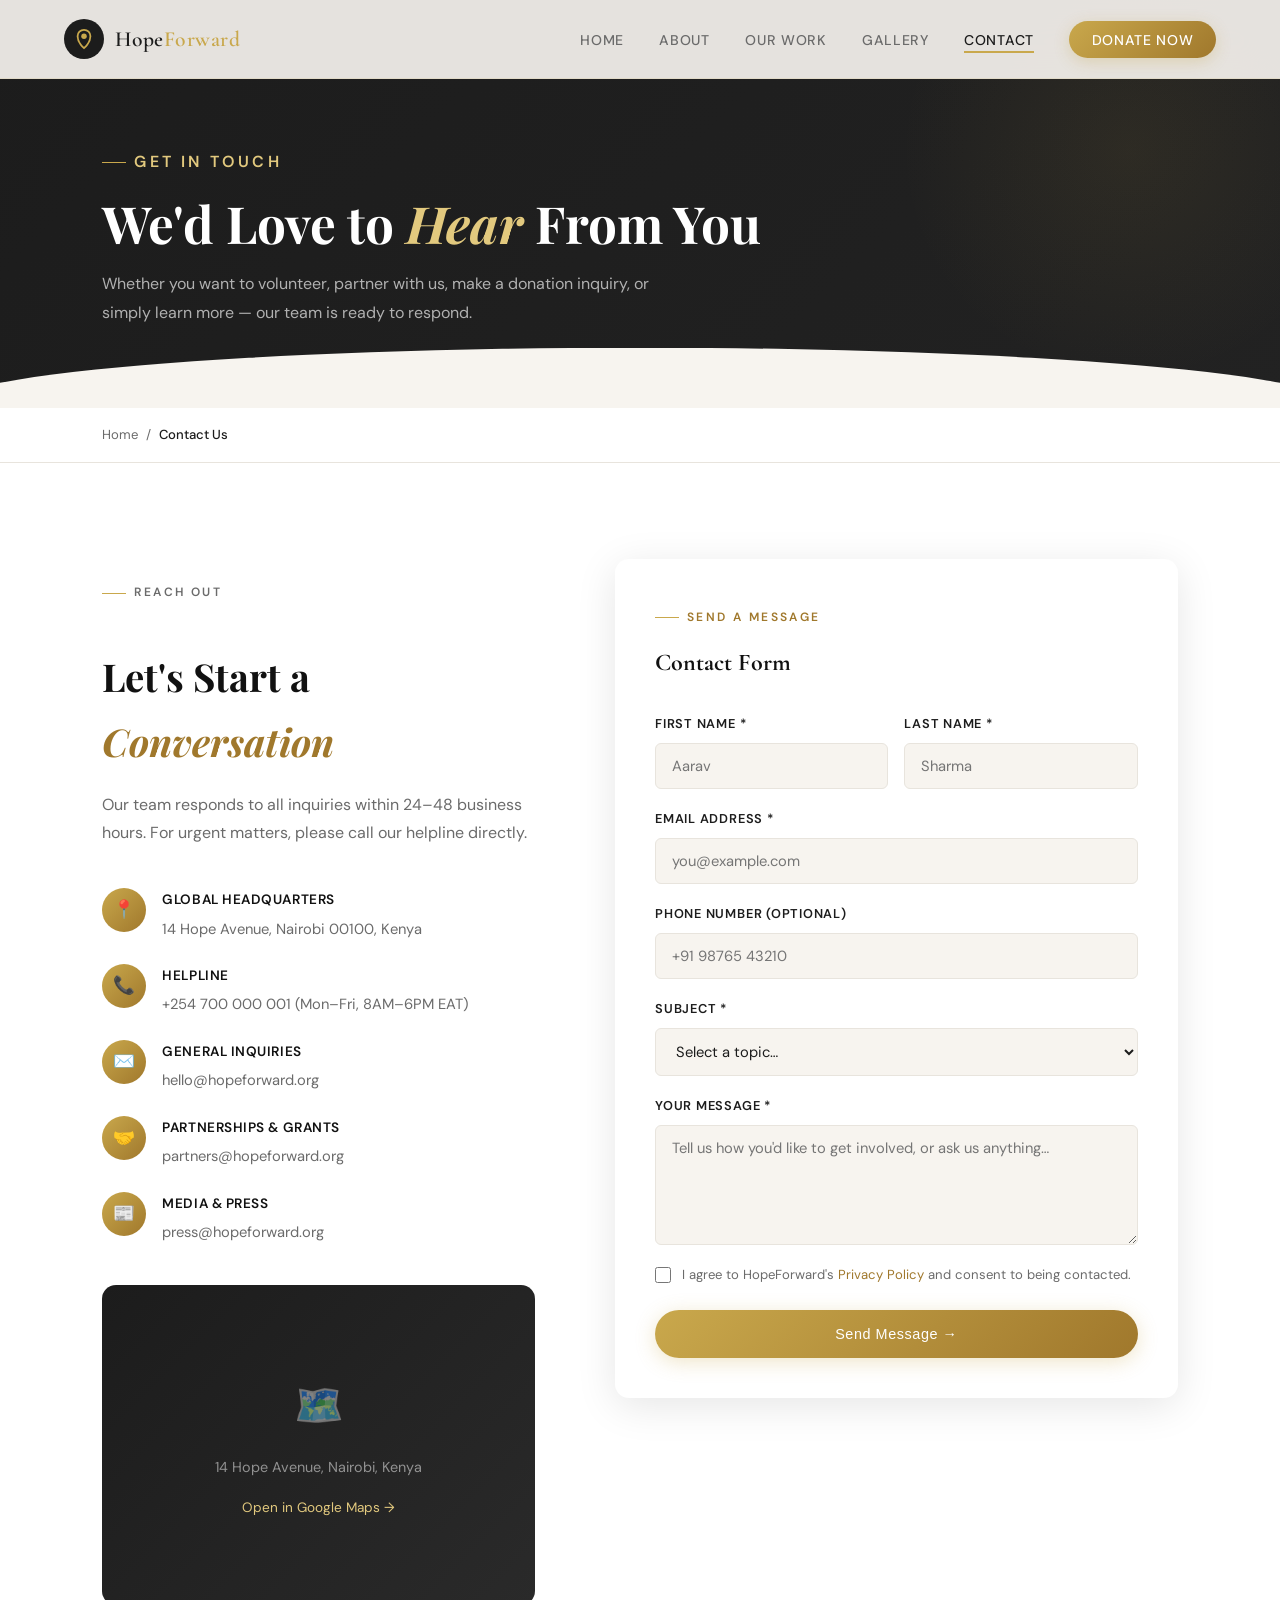
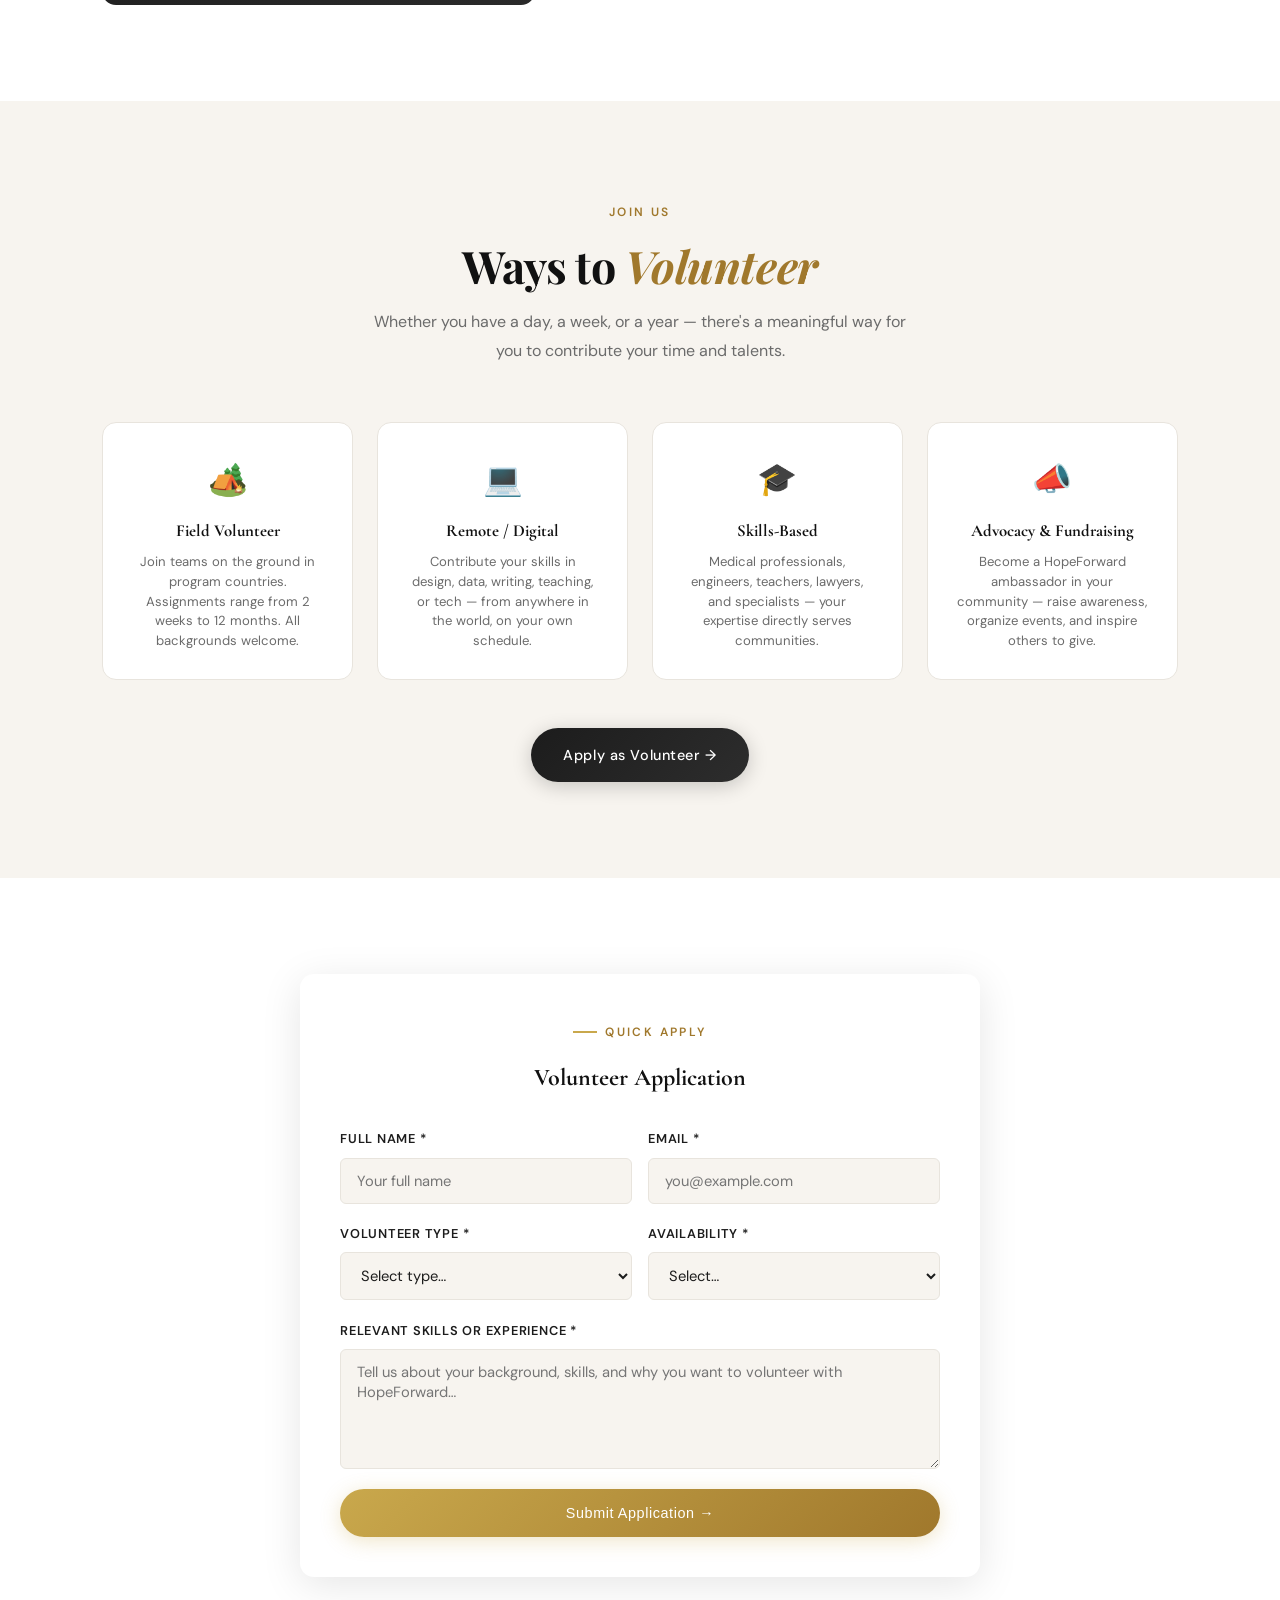
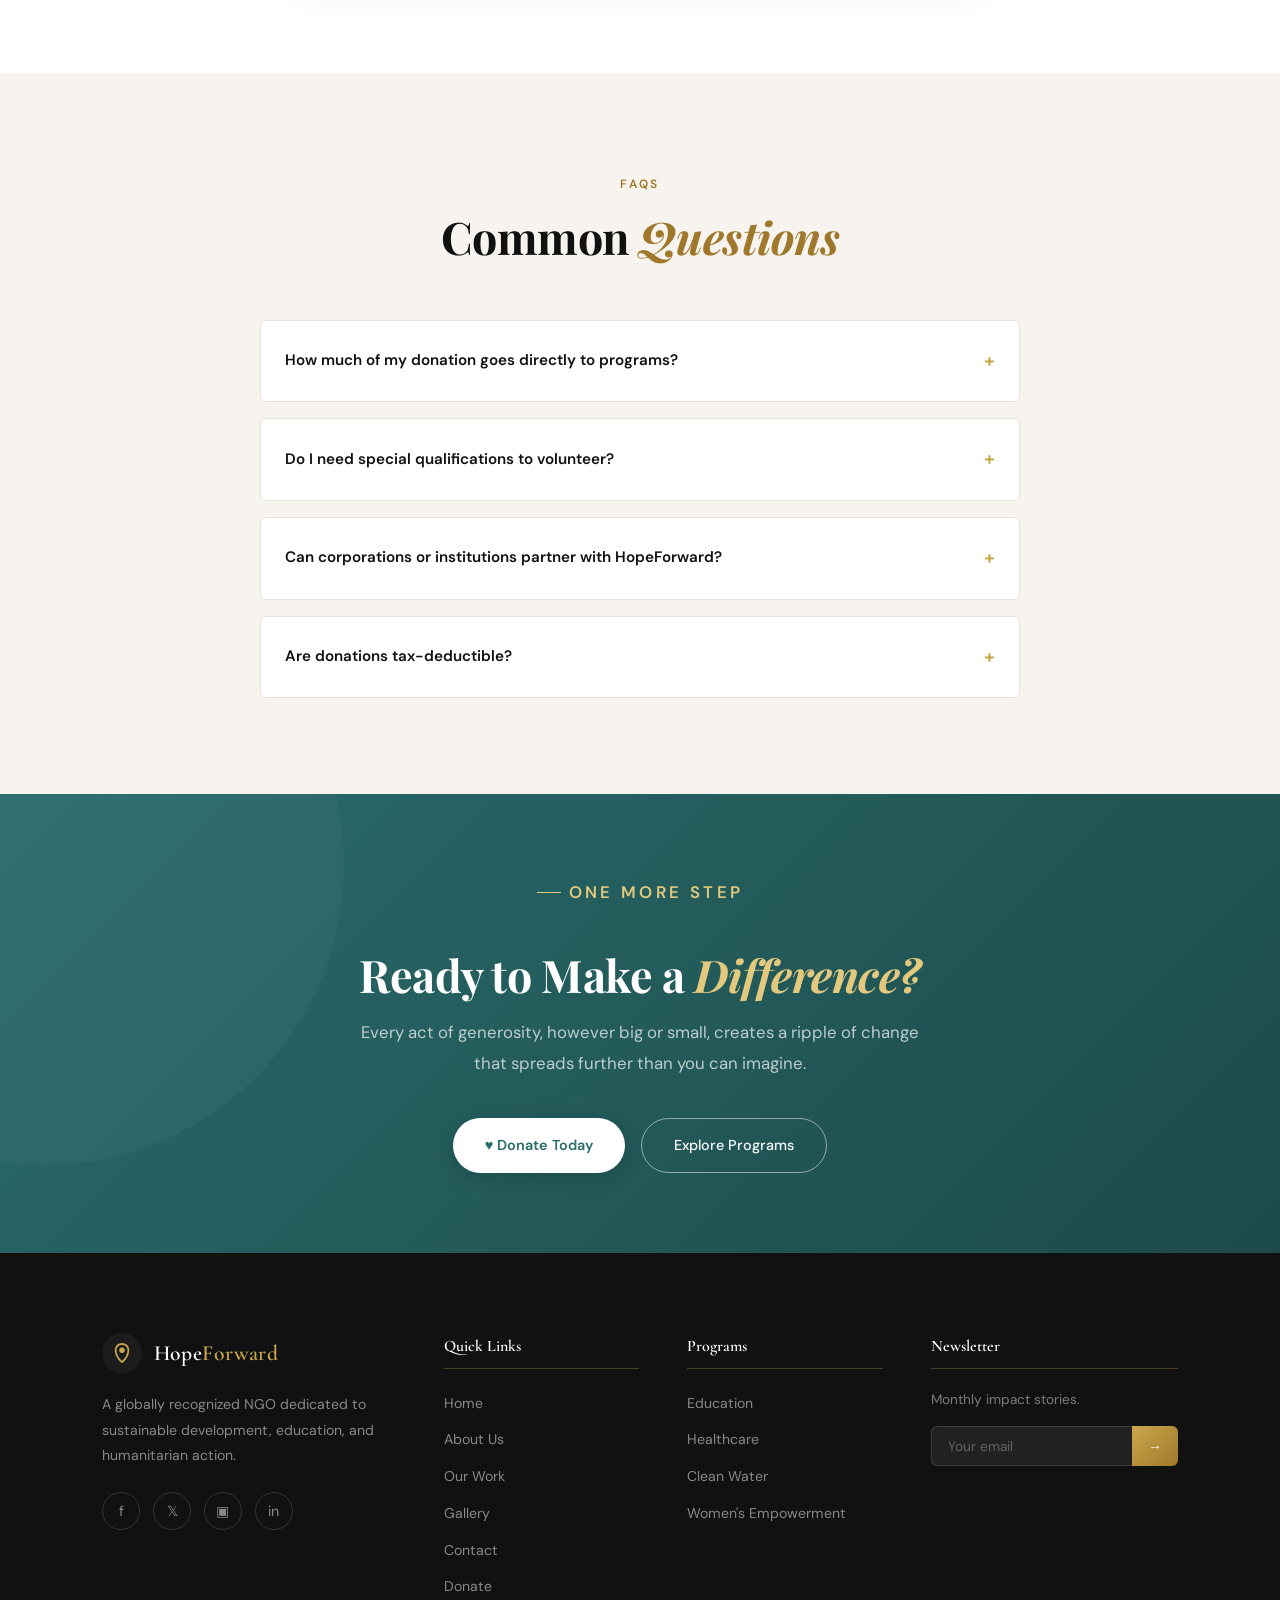
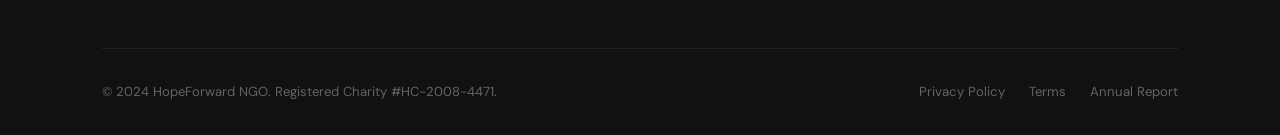
<file: HopeForward-NGO/contact.html>
<!DOCTYPE html>
<html lang="en">
<head>
  <meta charset="UTF-8"/>
  <meta name="viewport" content="width=device-width, initial-scale=1.0"/>
  <meta name="description" content="Contact HopeForward — reach us for partnerships, volunteering, media inquiries, or general questions."/>
  <title>Contact Us — HopeForward NGO</title>
  <link rel="icon" type="image/svg+xml" href="assets/icons/favicon.svg"/>
  <link rel="stylesheet" href="css/style.css"/>
  <link rel="stylesheet" href="css/animations.css"/>
  <link rel="stylesheet" href="css/responsive.css"/>
  <style>
    .volunteer-grid {
      display: grid;
      grid-template-columns: repeat(auto-fit, minmax(240px, 1fr));
      gap: 1.5rem;
    }
    .volunteer-card {
      background: var(--white);
      border-radius: var(--radius-md);
      padding: 1.8rem;
      border: 1.5px solid var(--light-gray);
      text-align: center;
      transition: var(--transition);
      cursor: pointer;
    }
    .volunteer-card:hover, .volunteer-card.selected {
      border-color: var(--gold);
      background: linear-gradient(135deg, rgba(201,168,76,0.05), rgba(201,168,76,0.02));
      transform: translateY(-4px);
      box-shadow: var(--shadow-md);
    }
    .volunteer-card .icon { font-size: 2rem; margin-bottom: 0.7rem; }
    .volunteer-card h4 { font-family: var(--font-serif); font-size: 1.05rem; color: var(--dark); margin-bottom: 0.4rem; }
    .volunteer-card p { font-size: 0.82rem; color: var(--mid-gray); line-height: 1.5; }
    .map-placeholder {
      height: 320px;
      background: linear-gradient(135deg, var(--charcoal), #2a2a2a);
      border-radius: var(--radius-md);
      display: flex;
      align-items: center;
      justify-content: center;
      flex-direction: column;
      gap: 1rem;
      color: rgba(255,255,255,0.5);
      font-size: 0.9rem;
      margin-top: 2.5rem;
    }
    .map-placeholder .map-icon { font-size: 2.5rem; }
  </style>
</head>
<body>

<nav class="navbar">
  <a href="index.html" class="nav-logo">
    <div class="logo-icon"><svg viewBox="0 0 24 24" fill="none" stroke="#c9a84c" stroke-width="2" stroke-linecap="round"><path d="M12 2C8 2 5 5 5 9c0 7 7 13 7 13s7-6 7-13c0-4-3-7-7-7z"/><circle cx="12" cy="9" r="3" fill="#c9a84c" stroke="none"/></svg></div>
    <span class="logo-text">Hope<span>Forward</span></span>
  </a>
  <ul class="nav-links">
    <li><a href="index.html">Home</a></li>
    <li><a href="about.html">About</a></li>
    <li><a href="services.html">Our Work</a></li>
    <li><a href="gallery.html">Gallery</a></li>
    <li><a href="contact.html" class="active">Contact</a></li>
    <li><a href="donate.html" class="nav-cta">Donate Now</a></li>
  </ul>
  <button class="nav-hamburger" aria-label="Toggle menu" aria-expanded="false">
    <span></span><span></span><span></span>
  </button>
</nav>

<div class="page-hero">
  <div class="page-hero-content">
    <p class="section-eyebrow">Get in Touch</p>
    <h1>We'd Love to <em>Hear</em> From You</h1>
    <p>Whether you want to volunteer, partner with us, make a donation inquiry, or simply learn more — our team is ready to respond.</p>
  </div>
</div>

<nav class="breadcrumb"><a href="index.html">Home</a> / <span>Contact Us</span></nav>

<!-- CONTACT MAIN -->
<section class="bg-white">
  <div class="contact-section">
    <div class="contact-info reveal-left">
      <p class="section-eyebrow">Reach Out</p>
      <h2>Let's Start a <em class="text-gold">Conversation</em></h2>
      <p>Our team responds to all inquiries within 24–48 business hours. For urgent matters, please call our helpline directly.</p>

      <div class="contact-details">
        <div class="contact-item">
          <div class="contact-item-icon">📍</div>
          <div class="contact-item-text">
            <strong>Global Headquarters</strong>
            <span>14 Hope Avenue, Nairobi 00100, Kenya</span>
          </div>
        </div>
        <div class="contact-item">
          <div class="contact-item-icon">📞</div>
          <div class="contact-item-text">
            <strong>Helpline</strong>
            <span>+254 700 000 001 (Mon–Fri, 8AM–6PM EAT)</span>
          </div>
        </div>
        <div class="contact-item">
          <div class="contact-item-icon">✉️</div>
          <div class="contact-item-text">
            <strong>General Inquiries</strong>
            <span>hello@hopeforward.org</span>
          </div>
        </div>
        <div class="contact-item">
          <div class="contact-item-icon">🤝</div>
          <div class="contact-item-text">
            <strong>Partnerships & Grants</strong>
            <span>partners@hopeforward.org</span>
          </div>
        </div>
        <div class="contact-item">
          <div class="contact-item-icon">📰</div>
          <div class="contact-item-text">
            <strong>Media & Press</strong>
            <span>press@hopeforward.org</span>
          </div>
        </div>
      </div>

      <div class="map-placeholder">
        <div class="map-icon">🗺️</div>
        <span>14 Hope Avenue, Nairobi, Kenya</span>
        <a href="https://maps.google.com" target="_blank" style="color:var(--gold-light);font-size:0.85rem;">Open in Google Maps →</a>
      </div>
    </div>

    <div class="contact-form-card reveal-right">
      <div style="margin-bottom:1.8rem;">
        <p class="section-eyebrow">Send a Message</p>
        <h3 style="font-family:var(--font-serif);font-size:1.5rem;color:var(--dark);">Contact Form</h3>
      </div>

      <form id="contact-form" novalidate>
        <div class="form-row">
          <div class="form-group">
            <label for="fname">First Name *</label>
            <input type="text" id="fname" name="fname" placeholder="Aarav" required/>
          </div>
          <div class="form-group">
            <label for="lname">Last Name *</label>
            <input type="text" id="lname" name="lname" placeholder="Sharma" required/>
          </div>
        </div>

        <div class="form-group">
          <label for="email">Email Address *</label>
          <input type="email" id="email" name="email" placeholder="you@example.com" required/>
        </div>

        <div class="form-group">
          <label for="phone">Phone Number (Optional)</label>
          <input type="tel" id="phone" name="phone" placeholder="+91 98765 43210"/>
        </div>

        <div class="form-group">
          <label for="subject">Subject *</label>
          <select id="subject" name="subject" required>
            <option value="">Select a topic…</option>
            <option>General Inquiry</option>
            <option>Volunteer Application</option>
            <option>Corporate Partnership</option>
            <option>Grant / Funding</option>
            <option>Media & Press</option>
            <option>Donation Question</option>
            <option>Other</option>
          </select>
        </div>

        <div class="form-group">
          <label for="message">Your Message *</label>
          <textarea id="message" name="message" placeholder="Tell us how you'd like to get involved, or ask us anything…" required></textarea>
        </div>

        <div style="display:flex;align-items:center;gap:0.7rem;margin-bottom:1.5rem;">
          <input type="checkbox" id="consent" style="width:16px;height:16px;accent-color:var(--gold);"/>
          <label for="consent" style="font-size:0.82rem;color:var(--mid-gray);cursor:pointer;">I agree to HopeForward's <a href="#" style="color:var(--gold-dark);">Privacy Policy</a> and consent to being contacted.</label>
        </div>

        <button type="submit" class="btn-gold" style="width:100%;justify-content:center;padding:1rem;">Send Message →</button>
        <div class="form-success">✓ Your message has been received! We'll be in touch within 24–48 hours.</div>
      </form>
    </div>
  </div>
</section>

<!-- VOLUNTEER -->
<section>
  <div class="section-header centered reveal">
    <p class="section-eyebrow">Join Us</p>
    <h2 class="section-title">Ways to <em>Volunteer</em></h2>
    <p class="section-desc">Whether you have a day, a week, or a year — there's a meaningful way for you to contribute your time and talents.</p>
  </div>

  <div class="volunteer-grid">
    <div class="volunteer-card reveal delay-1" onclick="this.classList.toggle('selected')">
      <div class="icon">🏕️</div>
      <h4>Field Volunteer</h4>
      <p>Join teams on the ground in program countries. Assignments range from 2 weeks to 12 months. All backgrounds welcome.</p>
    </div>
    <div class="volunteer-card reveal delay-2" onclick="this.classList.toggle('selected')">
      <div class="icon">💻</div>
      <h4>Remote / Digital</h4>
      <p>Contribute your skills in design, data, writing, teaching, or tech — from anywhere in the world, on your own schedule.</p>
    </div>
    <div class="volunteer-card reveal delay-3" onclick="this.classList.toggle('selected')">
      <div class="icon">🎓</div>
      <h4>Skills-Based</h4>
      <p>Medical professionals, engineers, teachers, lawyers, and specialists — your expertise directly serves communities.</p>
    </div>
    <div class="volunteer-card reveal delay-4" onclick="this.classList.toggle('selected')">
      <div class="icon">📣</div>
      <h4>Advocacy & Fundraising</h4>
      <p>Become a HopeForward ambassador in your community — raise awareness, organize events, and inspire others to give.</p>
    </div>
  </div>

  <div style="text-align:center;margin-top:3rem;">
    <a href="#contact-form" class="btn-primary" style="display:inline-flex;">Apply as Volunteer →</a>
  </div>
</section>

<!-- VOLUNTEER FORM -->
<section class="bg-white" id="volunteer-section">
  <div class="contact-form-card reveal" style="max-width:680px;margin:0 auto;">
    <div style="margin-bottom:1.8rem;text-align:center;">
      <p class="section-eyebrow" style="justify-content:center;">Quick Apply</p>
      <h3 style="font-family:var(--font-serif);font-size:1.5rem;color:var(--dark);">Volunteer Application</h3>
    </div>

    <form id="volunteer-form" novalidate>
      <div class="form-row">
        <div class="form-group">
          <label for="v-name">Full Name *</label>
          <input type="text" id="v-name" name="v-name" placeholder="Your full name" required/>
        </div>
        <div class="form-group">
          <label for="v-email">Email *</label>
          <input type="email" id="v-email" name="v-email" placeholder="you@example.com" required/>
        </div>
      </div>
      <div class="form-row">
        <div class="form-group">
          <label for="v-type">Volunteer Type *</label>
          <select id="v-type" name="v-type" required>
            <option value="">Select type…</option>
            <option>Field Volunteer</option>
            <option>Remote / Digital</option>
            <option>Skills-Based</option>
            <option>Advocacy & Fundraising</option>
          </select>
        </div>
        <div class="form-group">
          <label for="v-avail">Availability *</label>
          <select id="v-avail" name="v-avail" required>
            <option value="">Select…</option>
            <option>1–2 Weeks</option>
            <option>1–3 Months</option>
            <option>3–6 Months</option>
            <option>6–12 Months</option>
            <option>Ongoing / Remote</option>
          </select>
        </div>
      </div>
      <div class="form-group">
        <label for="v-skills">Relevant Skills or Experience *</label>
        <textarea id="v-skills" name="v-skills" placeholder="Tell us about your background, skills, and why you want to volunteer with HopeForward…" required></textarea>
      </div>
      <button type="submit" class="btn-gold" style="width:100%;justify-content:center;padding:1rem;">Submit Application →</button>
      <div class="form-success">✓ Application submitted! We'll review and contact you within 3–5 business days.</div>
    </form>
  </div>
</section>

<!-- FAQ -->
<section>
  <div class="section-header centered reveal">
    <p class="section-eyebrow">FAQs</p>
    <h2 class="section-title">Common <em>Questions</em></h2>
  </div>
  <div style="max-width:760px;margin:0 auto;display:flex;flex-direction:column;gap:1rem;">
    <details style="background:var(--white);border-radius:var(--radius-sm);padding:1.5rem;border:1px solid var(--light-gray);cursor:pointer;" class="reveal delay-1">
      <summary style="font-weight:600;color:var(--dark);font-size:0.95rem;list-style:none;display:flex;justify-content:space-between;align-items:center;">
        How much of my donation goes directly to programs?
        <span style="color:var(--gold);font-size:1.2rem;">+</span>
      </summary>
      <p style="color:var(--mid-gray);font-size:0.9rem;line-height:1.75;margin-top:1rem;">92 cents of every dollar donated goes directly to field programs. Our operational costs are independently audited and published annually in our Impact Report.</p>
    </details>
    <details style="background:var(--white);border-radius:var(--radius-sm);padding:1.5rem;border:1px solid var(--light-gray);cursor:pointer;" class="reveal delay-2">
      <summary style="font-weight:600;color:var(--dark);font-size:0.95rem;list-style:none;display:flex;justify-content:space-between;align-items:center;">
        Do I need special qualifications to volunteer?
        <span style="color:var(--gold);font-size:1.2rem;">+</span>
      </summary>
      <p style="color:var(--mid-gray);font-size:0.9rem;line-height:1.75;margin-top:1rem;">No. We welcome volunteers from all backgrounds. The most important qualities are compassion, adaptability, and respect for local cultures. Specific skills are a bonus, not a requirement.</p>
    </details>
    <details style="background:var(--white);border-radius:var(--radius-sm);padding:1.5rem;border:1px solid var(--light-gray);cursor:pointer;" class="reveal delay-3">
      <summary style="font-weight:600;color:var(--dark);font-size:0.95rem;list-style:none;display:flex;justify-content:space-between;align-items:center;">
        Can corporations or institutions partner with HopeForward?
        <span style="color:var(--gold);font-size:1.2rem;">+</span>
      </summary>
      <p style="color:var(--mid-gray);font-size:0.9rem;line-height:1.75;margin-top:1rem;">Absolutely. We welcome CSR partnerships, grant funding, in-kind support, and employee volunteer programs. Email partners@hopeforward.org to discuss tailored partnership structures.</p>
    </details>
    <details style="background:var(--white);border-radius:var(--radius-sm);padding:1.5rem;border:1px solid var(--light-gray);cursor:pointer;" class="reveal delay-4">
      <summary style="font-weight:600;color:var(--dark);font-size:0.95rem;list-style:none;display:flex;justify-content:space-between;align-items:center;">
        Are donations tax-deductible?
        <span style="color:var(--gold);font-size:1.2rem;">+</span>
      </summary>
      <p style="color:var(--mid-gray);font-size:0.9rem;line-height:1.75;margin-top:1rem;">Yes, in most countries where we operate. We are registered as a tax-exempt charitable organization in 18 jurisdictions. A receipt is automatically issued for all online donations.</p>
    </details>
  </div>
</section>

<section class="cta-banner reveal">
  <p class="section-eyebrow">One More Step</p>
  <h2 class="section-title">Ready to Make a <em style="color:var(--gold-light)">Difference?</em></h2>
  <p>Every act of generosity, however big or small, creates a ripple of change that spreads further than you can imagine.</p>
  <div class="btn-group">
    <a href="donate.html" class="btn-white">♥ Donate Today</a>
    <a href="services.html" class="btn-outline-white">Explore Programs</a>
  </div>
</section>

<footer>
  <div class="footer-top">
    <div class="footer-brand">
      <a href="index.html" class="nav-logo">
        <div class="logo-icon"><svg viewBox="0 0 24 24" fill="none" stroke="#c9a84c" stroke-width="2" stroke-linecap="round"><path d="M12 2C8 2 5 5 5 9c0 7 7 13 7 13s7-6 7-13c0-4-3-7-7-7z"/><circle cx="12" cy="9" r="3" fill="#c9a84c" stroke="none"/></svg></div>
        <span class="logo-text">Hope<span>Forward</span></span>
      </a>
      <p class="footer-desc">A globally recognized NGO dedicated to sustainable development, education, and humanitarian action.</p>
      <div class="social-links"><a href="#" class="social-link">f</a><a href="#" class="social-link">𝕏</a><a href="#" class="social-link">▣</a><a href="#" class="social-link">in</a></div>
    </div>
    <div class="footer-col"><h4>Quick Links</h4><ul><li><a href="index.html">Home</a></li><li><a href="about.html">About Us</a></li><li><a href="services.html">Our Work</a></li><li><a href="gallery.html">Gallery</a></li><li><a href="contact.html">Contact</a></li><li><a href="donate.html">Donate</a></li></ul></div>
    <div class="footer-col"><h4>Programs</h4><ul><li><a href="services.html">Education</a></li><li><a href="services.html">Healthcare</a></li><li><a href="services.html">Clean Water</a></li><li><a href="services.html">Women's Empowerment</a></li></ul></div>
    <div class="footer-col"><h4>Newsletter</h4><p style="font-size:0.85rem;color:rgba(255,255,255,0.45);margin-bottom:1rem;line-height:1.6;">Monthly impact stories.</p><form class="newsletter-form" onsubmit="return false;"><input type="email" placeholder="Your email"/><button type="submit">→</button></form></div>
  </div>
  <div class="footer-bottom">
    <p>© 2024 HopeForward NGO. Registered Charity #HC-2008-4471.</p>
    <div class="footer-bottom-links"><a href="#">Privacy Policy</a><a href="#">Terms</a><a href="#">Annual Report</a></div>
  </div>
</footer>

<script src="js/main.js"></script>
<script src="js/form.js"></script>
</body>
</html>
</file>
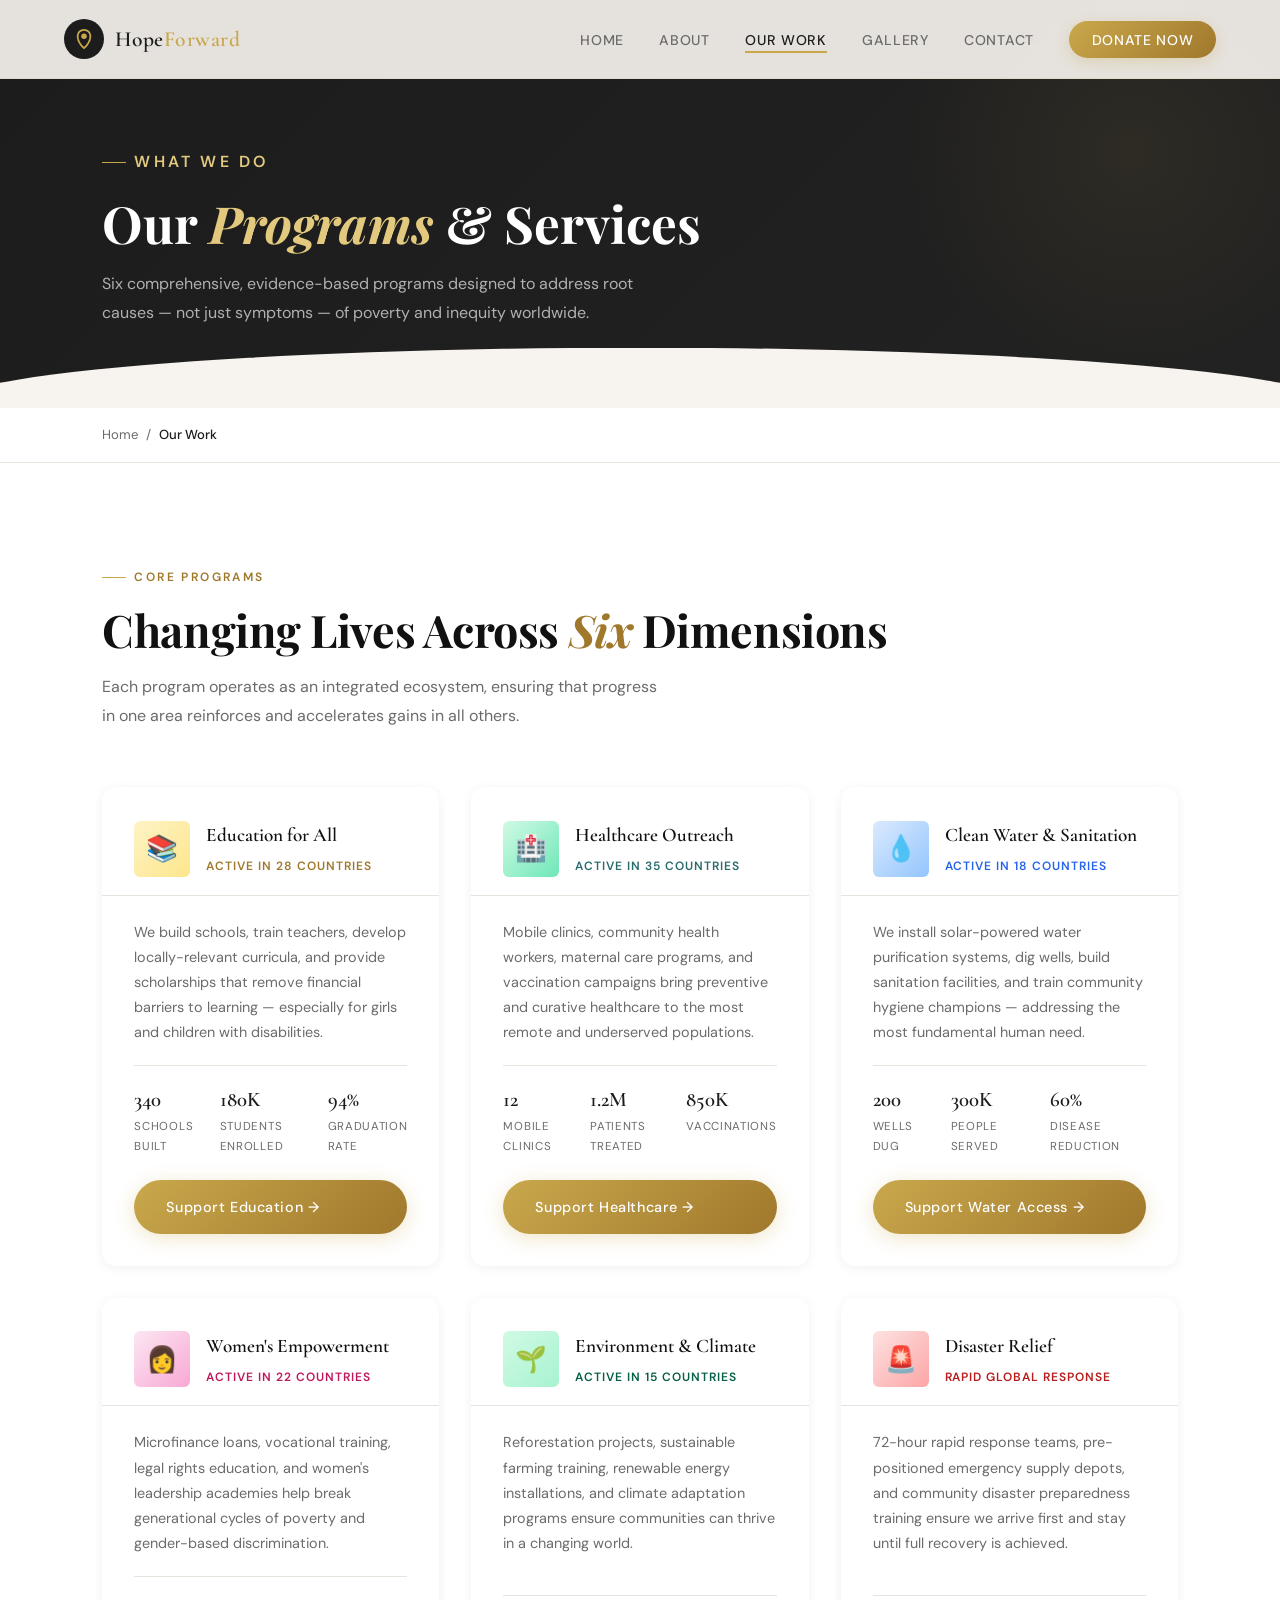
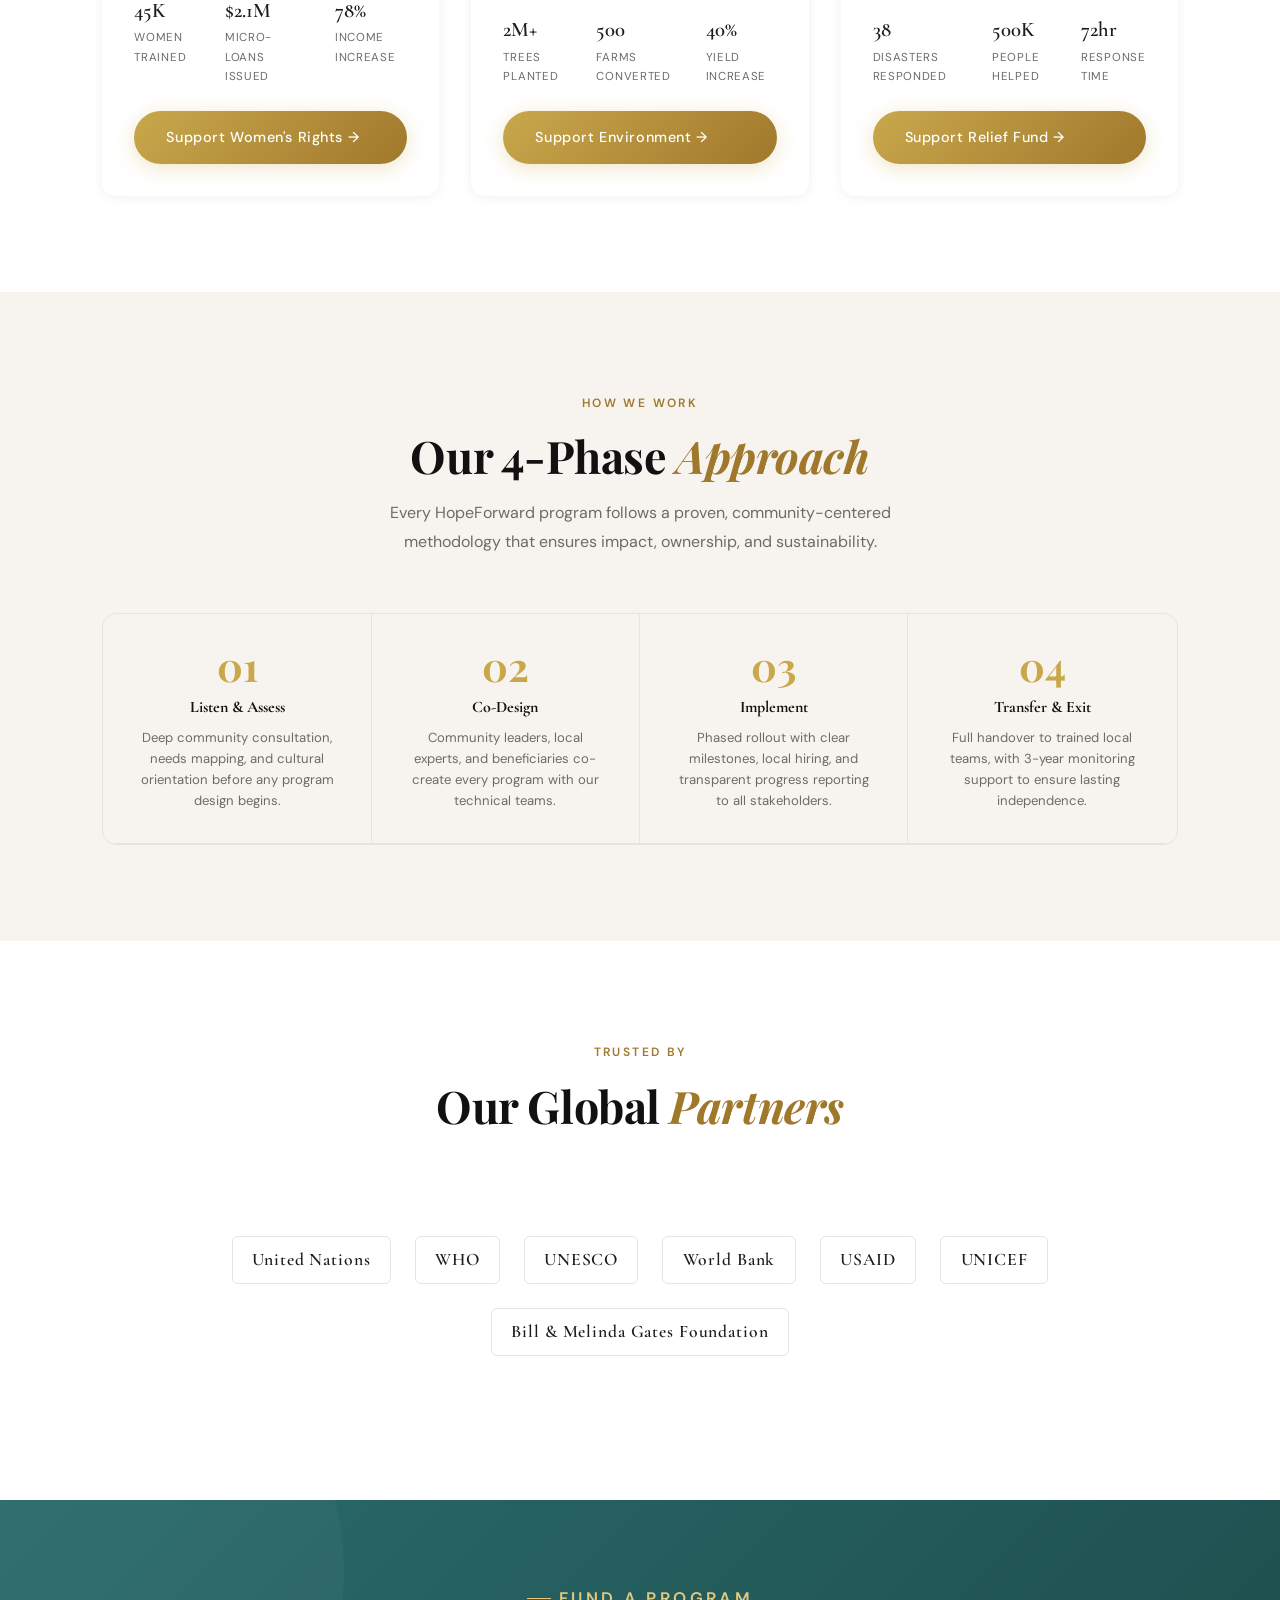
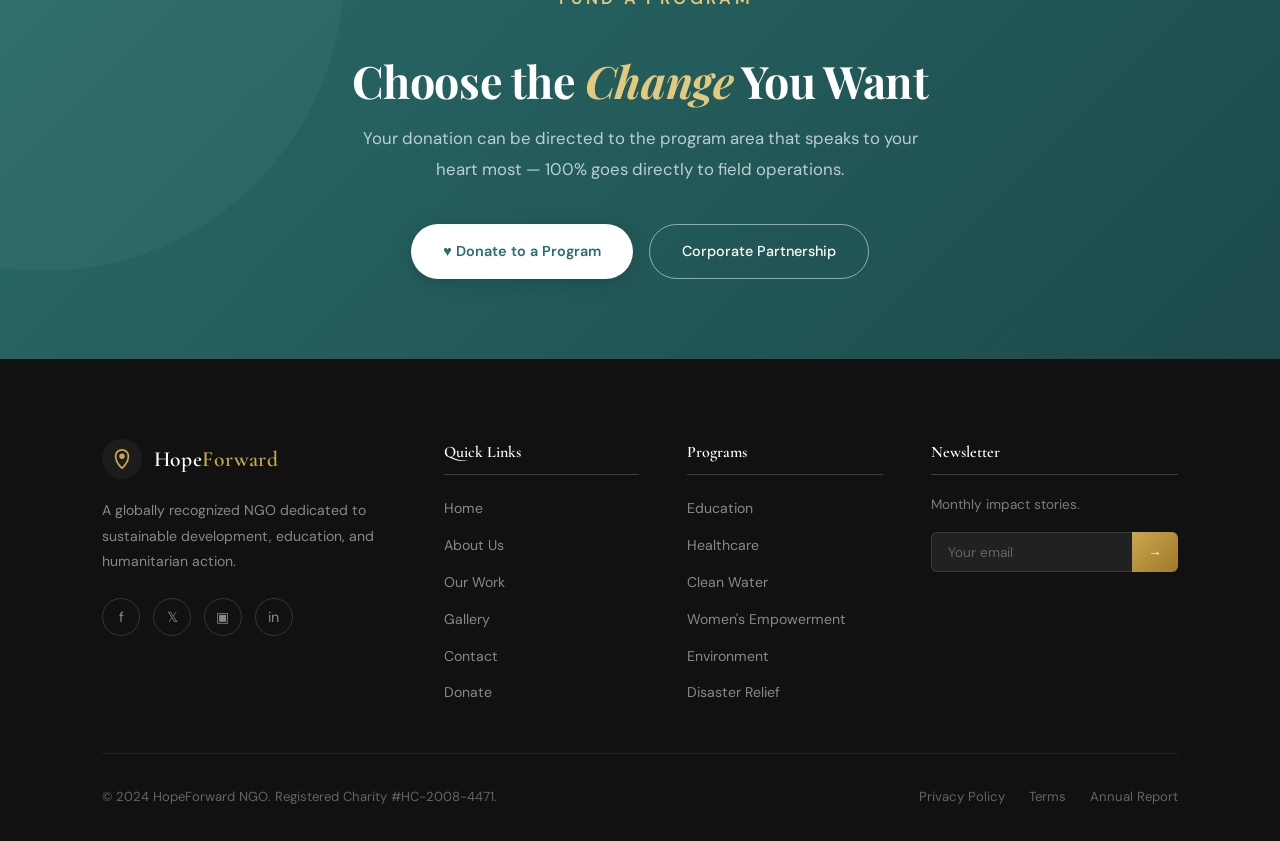
<file: HopeForward-NGO/services.html>
<!DOCTYPE html>
<html lang="en">
<head>
  <meta charset="UTF-8"/>
  <meta name="viewport" content="width=device-width, initial-scale=1.0"/>
  <meta name="description" content="Explore HopeForward's comprehensive programs in education, healthcare, clean water, women's empowerment, and disaster relief."/>
  <title>Our Work & Programs — HopeForward NGO</title>
  <link rel="icon" type="image/svg+xml" href="assets/icons/favicon.svg"/>
  <link rel="stylesheet" href="css/style.css"/>
  <link rel="stylesheet" href="css/animations.css"/>
  <link rel="stylesheet" href="css/responsive.css"/>
  <style>
    .programs-hero-grid {
      display: grid;
      grid-template-columns: repeat(auto-fit, minmax(320px, 1fr));
      gap: 2rem;
    }
    .program-card {
      background: var(--white);
      border-radius: var(--radius-md);
      overflow: hidden;
      box-shadow: var(--shadow-sm);
      display: flex;
      flex-direction: column;
      transition: var(--transition);
    }
    .program-card:hover {
      transform: translateY(-8px);
      box-shadow: var(--shadow-md);
    }
    .program-card-header {
      padding: 2rem 2rem 1rem;
      display: flex;
      align-items: center;
      gap: 1rem;
      border-bottom: 1px solid var(--light-gray);
    }
    .program-icon-wrap {
      width: 56px; height: 56px;
      border-radius: var(--radius-sm);
      display: flex; align-items: center; justify-content: center;
      font-size: 1.6rem;
      flex-shrink: 0;
    }
    .program-card-header h3 {
      font-family: var(--font-serif);
      font-size: 1.2rem;
      font-weight: 600;
      color: var(--dark);
    }
    .program-card-body {
      padding: 1.5rem 2rem 2rem;
      flex: 1;
      display: flex;
      flex-direction: column;
    }
    .program-card-body p {
      font-size: 0.9rem;
      color: var(--mid-gray);
      line-height: 1.75;
      margin-bottom: 1.2rem;
      flex: 1;
    }
    .program-stats {
      display: flex;
      gap: 1.5rem;
      margin-bottom: 1.5rem;
      padding-top: 1rem;
      border-top: 1px solid var(--light-gray);
    }
    .program-stat .num {
      font-family: var(--font-serif);
      font-size: 1.3rem;
      font-weight: 600;
      color: var(--charcoal);
    }
    .program-stat .lbl {
      font-size: 0.72rem;
      color: var(--mid-gray);
      text-transform: uppercase;
      letter-spacing: 0.06em;
    }
    .partner-logos {
      display: flex;
      gap: 1.5rem;
      flex-wrap: wrap;
      align-items: center;
      justify-content: center;
      padding: 3rem 0;
      opacity: 0.5;
    }
    .partner-logo {
      font-family: var(--font-serif);
      font-size: 1.1rem;
      font-weight: 600;
      color: var(--charcoal);
      letter-spacing: 0.05em;
      padding: 0.5rem 1.2rem;
      border: 1.5px solid var(--light-gray);
      border-radius: var(--radius-sm);
    }
    .approach-grid {
      display: grid;
      grid-template-columns: repeat(auto-fit, minmax(200px, 1fr));
      gap: 0;
      border: 1px solid var(--light-gray);
      border-radius: var(--radius-md);
      overflow: hidden;
    }
    .approach-item {
      padding: 2rem;
      border-right: 1px solid var(--light-gray);
      border-bottom: 1px solid var(--light-gray);
      text-align: center;
      transition: background var(--transition);
    }
    .approach-item:hover { background: var(--ivory); }
    .approach-item:last-child { border-right: none; }
    .approach-num {
      font-family: var(--font-display);
      font-size: 2.5rem;
      color: var(--gold);
      font-weight: 700;
      line-height: 1;
      margin-bottom: 0.5rem;
    }
    .approach-item h4 {
      font-family: var(--font-serif);
      font-size: 1rem;
      color: var(--dark);
      margin-bottom: 0.4rem;
    }
    .approach-item p { font-size: 0.82rem; color: var(--mid-gray); line-height: 1.6; }
  </style>
</head>
<body>

<nav class="navbar">
  <a href="index.html" class="nav-logo">
    <div class="logo-icon"><svg viewBox="0 0 24 24" fill="none" stroke="#c9a84c" stroke-width="2" stroke-linecap="round"><path d="M12 2C8 2 5 5 5 9c0 7 7 13 7 13s7-6 7-13c0-4-3-7-7-7z"/><circle cx="12" cy="9" r="3" fill="#c9a84c" stroke="none"/></svg></div>
    <span class="logo-text">Hope<span>Forward</span></span>
  </a>
  <ul class="nav-links">
    <li><a href="index.html">Home</a></li>
    <li><a href="about.html">About</a></li>
    <li><a href="services.html" class="active">Our Work</a></li>
    <li><a href="gallery.html">Gallery</a></li>
    <li><a href="contact.html">Contact</a></li>
    <li><a href="donate.html" class="nav-cta">Donate Now</a></li>
  </ul>
  <button class="nav-hamburger" aria-label="Toggle menu" aria-expanded="false">
    <span></span><span></span><span></span>
  </button>
</nav>

<div class="page-hero">
  <div class="page-hero-content">
    <p class="section-eyebrow">What We Do</p>
    <h1>Our <em>Programs</em> & Services</h1>
    <p>Six comprehensive, evidence-based programs designed to address root causes — not just symptoms — of poverty and inequity worldwide.</p>
  </div>
</div>

<nav class="breadcrumb"><a href="index.html">Home</a> / <span>Our Work</span></nav>

<!-- PROGRAMS GRID -->
<section class="bg-white">
  <div class="section-header reveal">
    <p class="section-eyebrow">Core Programs</p>
    <h2 class="section-title">Changing Lives Across <em>Six</em> Dimensions</h2>
    <p class="section-desc">Each program operates as an integrated ecosystem, ensuring that progress in one area reinforces and accelerates gains in all others.</p>
  </div>
  <div class="programs-hero-grid">

    <div class="program-card reveal delay-1">
      <div class="program-card-header">
        <div class="program-icon-wrap" style="background:linear-gradient(135deg,#fef3c7,#fde68a);">📚</div>
        <div>
          <h3>Education for All</h3>
          <span style="font-size:0.75rem;color:var(--gold-dark);font-weight:600;text-transform:uppercase;letter-spacing:0.08em;">Active in 28 Countries</span>
        </div>
      </div>
      <div class="program-card-body">
        <p>We build schools, train teachers, develop locally-relevant curricula, and provide scholarships that remove financial barriers to learning — especially for girls and children with disabilities.</p>
        <div class="program-stats">
          <div class="program-stat"><div class="num">340</div><div class="lbl">Schools Built</div></div>
          <div class="program-stat"><div class="num">180K</div><div class="lbl">Students Enrolled</div></div>
          <div class="program-stat"><div class="num">94%</div><div class="lbl">Graduation Rate</div></div>
        </div>
        <a href="donate.html" class="btn-gold">Support Education →</a>
      </div>
    </div>

    <div class="program-card reveal delay-2">
      <div class="program-card-header">
        <div class="program-icon-wrap" style="background:linear-gradient(135deg,#d1fae5,#6ee7b7);">🏥</div>
        <div>
          <h3>Healthcare Outreach</h3>
          <span style="font-size:0.75rem;color:var(--teal);font-weight:600;text-transform:uppercase;letter-spacing:0.08em;">Active in 35 Countries</span>
        </div>
      </div>
      <div class="program-card-body">
        <p>Mobile clinics, community health workers, maternal care programs, and vaccination campaigns bring preventive and curative healthcare to the most remote and underserved populations.</p>
        <div class="program-stats">
          <div class="program-stat"><div class="num">12</div><div class="lbl">Mobile Clinics</div></div>
          <div class="program-stat"><div class="num">1.2M</div><div class="lbl">Patients Treated</div></div>
          <div class="program-stat"><div class="num">850K</div><div class="lbl">Vaccinations</div></div>
        </div>
        <a href="donate.html" class="btn-gold">Support Healthcare →</a>
      </div>
    </div>

    <div class="program-card reveal delay-3">
      <div class="program-card-header">
        <div class="program-icon-wrap" style="background:linear-gradient(135deg,#dbeafe,#93c5fd);">💧</div>
        <div>
          <h3>Clean Water & Sanitation</h3>
          <span style="font-size:0.75rem;color:#2563eb;font-weight:600;text-transform:uppercase;letter-spacing:0.08em;">Active in 18 Countries</span>
        </div>
      </div>
      <div class="program-card-body">
        <p>We install solar-powered water purification systems, dig wells, build sanitation facilities, and train community hygiene champions — addressing the most fundamental human need.</p>
        <div class="program-stats">
          <div class="program-stat"><div class="num">200</div><div class="lbl">Wells Dug</div></div>
          <div class="program-stat"><div class="num">300K</div><div class="lbl">People Served</div></div>
          <div class="program-stat"><div class="num">60%</div><div class="lbl">Disease Reduction</div></div>
        </div>
        <a href="donate.html" class="btn-gold">Support Water Access →</a>
      </div>
    </div>

    <div class="program-card reveal delay-1">
      <div class="program-card-header">
        <div class="program-icon-wrap" style="background:linear-gradient(135deg,#fce7f3,#f9a8d4);">👩</div>
        <div>
          <h3>Women's Empowerment</h3>
          <span style="font-size:0.75rem;color:#be185d;font-weight:600;text-transform:uppercase;letter-spacing:0.08em;">Active in 22 Countries</span>
        </div>
      </div>
      <div class="program-card-body">
        <p>Microfinance loans, vocational training, legal rights education, and women's leadership academies help break generational cycles of poverty and gender-based discrimination.</p>
        <div class="program-stats">
          <div class="program-stat"><div class="num">45K</div><div class="lbl">Women Trained</div></div>
          <div class="program-stat"><div class="num">$2.1M</div><div class="lbl">Micro-loans Issued</div></div>
          <div class="program-stat"><div class="num">78%</div><div class="lbl">Income Increase</div></div>
        </div>
        <a href="donate.html" class="btn-gold">Support Women's Rights →</a>
      </div>
    </div>

    <div class="program-card reveal delay-2">
      <div class="program-card-header">
        <div class="program-icon-wrap" style="background:linear-gradient(135deg,#d1fae5,#a7f3d0);">🌱</div>
        <div>
          <h3>Environment & Climate</h3>
          <span style="font-size:0.75rem;color:#065f46;font-weight:600;text-transform:uppercase;letter-spacing:0.08em;">Active in 15 Countries</span>
        </div>
      </div>
      <div class="program-card-body">
        <p>Reforestation projects, sustainable farming training, renewable energy installations, and climate adaptation programs ensure communities can thrive in a changing world.</p>
        <div class="program-stats">
          <div class="program-stat"><div class="num">2M+</div><div class="lbl">Trees Planted</div></div>
          <div class="program-stat"><div class="num">500</div><div class="lbl">Farms Converted</div></div>
          <div class="program-stat"><div class="num">40%</div><div class="lbl">Yield Increase</div></div>
        </div>
        <a href="donate.html" class="btn-gold">Support Environment →</a>
      </div>
    </div>

    <div class="program-card reveal delay-3">
      <div class="program-card-header">
        <div class="program-icon-wrap" style="background:linear-gradient(135deg,#fee2e2,#fca5a5);">🚨</div>
        <div>
          <h3>Disaster Relief</h3>
          <span style="font-size:0.75rem;color:#b91c1c;font-weight:600;text-transform:uppercase;letter-spacing:0.08em;">Rapid Global Response</span>
        </div>
      </div>
      <div class="program-card-body">
        <p>72-hour rapid response teams, pre-positioned emergency supply depots, and community disaster preparedness training ensure we arrive first and stay until full recovery is achieved.</p>
        <div class="program-stats">
          <div class="program-stat"><div class="num">38</div><div class="lbl">Disasters Responded</div></div>
          <div class="program-stat"><div class="num">500K</div><div class="lbl">People Helped</div></div>
          <div class="program-stat"><div class="num">72hr</div><div class="lbl">Response Time</div></div>
        </div>
        <a href="donate.html" class="btn-gold">Support Relief Fund →</a>
      </div>
    </div>

  </div>
</section>

<!-- APPROACH -->
<section>
  <div class="section-header centered reveal">
    <p class="section-eyebrow">How We Work</p>
    <h2 class="section-title">Our 4-Phase <em>Approach</em></h2>
    <p class="section-desc">Every HopeForward program follows a proven, community-centered methodology that ensures impact, ownership, and sustainability.</p>
  </div>
  <div class="approach-grid reveal">
    <div class="approach-item">
      <div class="approach-num">01</div>
      <h4>Listen & Assess</h4>
      <p>Deep community consultation, needs mapping, and cultural orientation before any program design begins.</p>
    </div>
    <div class="approach-item">
      <div class="approach-num">02</div>
      <h4>Co-Design</h4>
      <p>Community leaders, local experts, and beneficiaries co-create every program with our technical teams.</p>
    </div>
    <div class="approach-item">
      <div class="approach-num">03</div>
      <h4>Implement</h4>
      <p>Phased rollout with clear milestones, local hiring, and transparent progress reporting to all stakeholders.</p>
    </div>
    <div class="approach-item">
      <div class="approach-num">04</div>
      <h4>Transfer & Exit</h4>
      <p>Full handover to trained local teams, with 3-year monitoring support to ensure lasting independence.</p>
    </div>
  </div>
</section>

<!-- PARTNERS -->
<section class="bg-white">
  <div class="section-header centered reveal">
    <p class="section-eyebrow">Trusted By</p>
    <h2 class="section-title">Our Global <em>Partners</em></h2>
  </div>
  <div class="partner-logos reveal">
    <span class="partner-logo">United Nations</span>
    <span class="partner-logo">WHO</span>
    <span class="partner-logo">UNESCO</span>
    <span class="partner-logo">World Bank</span>
    <span class="partner-logo">USAID</span>
    <span class="partner-logo">UNICEF</span>
    <span class="partner-logo">Bill & Melinda Gates Foundation</span>
  </div>
</section>

<!-- CTA -->
<section class="cta-banner reveal">
  <p class="section-eyebrow">Fund a Program</p>
  <h2 class="section-title">Choose the <em style="color:var(--gold-light)">Change</em> You Want</h2>
  <p>Your donation can be directed to the program area that speaks to your heart most — 100% goes directly to field operations.</p>
  <div class="btn-group">
    <a href="donate.html" class="btn-white">♥ Donate to a Program</a>
    <a href="contact.html" class="btn-outline-white">Corporate Partnership</a>
  </div>
</section>

<footer>
  <div class="footer-top">
    <div class="footer-brand">
      <a href="index.html" class="nav-logo">
        <div class="logo-icon"><svg viewBox="0 0 24 24" fill="none" stroke="#c9a84c" stroke-width="2" stroke-linecap="round"><path d="M12 2C8 2 5 5 5 9c0 7 7 13 7 13s7-6 7-13c0-4-3-7-7-7z"/><circle cx="12" cy="9" r="3" fill="#c9a84c" stroke="none"/></svg></div>
        <span class="logo-text">Hope<span>Forward</span></span>
      </a>
      <p class="footer-desc">A globally recognized NGO dedicated to sustainable development, education, and humanitarian action.</p>
      <div class="social-links">
        <a href="#" class="social-link">f</a><a href="#" class="social-link">𝕏</a><a href="#" class="social-link">▣</a><a href="#" class="social-link">in</a>
      </div>
    </div>
    <div class="footer-col">
      <h4>Quick Links</h4>
      <ul><li><a href="index.html">Home</a></li><li><a href="about.html">About Us</a></li><li><a href="services.html">Our Work</a></li><li><a href="gallery.html">Gallery</a></li><li><a href="contact.html">Contact</a></li><li><a href="donate.html">Donate</a></li></ul>
    </div>
    <div class="footer-col">
      <h4>Programs</h4>
      <ul><li><a href="services.html">Education</a></li><li><a href="services.html">Healthcare</a></li><li><a href="services.html">Clean Water</a></li><li><a href="services.html">Women's Empowerment</a></li><li><a href="services.html">Environment</a></li><li><a href="services.html">Disaster Relief</a></li></ul>
    </div>
    <div class="footer-col">
      <h4>Newsletter</h4>
      <p style="font-size:0.85rem;color:rgba(255,255,255,0.45);margin-bottom:1rem;line-height:1.6;">Monthly impact stories.</p>
      <form class="newsletter-form" onsubmit="return false;"><input type="email" placeholder="Your email"/><button type="submit">→</button></form>
    </div>
  </div>
  <div class="footer-bottom">
    <p>© 2024 HopeForward NGO. Registered Charity #HC-2008-4471.</p>
    <div class="footer-bottom-links"><a href="#">Privacy Policy</a><a href="#">Terms</a><a href="#">Annual Report</a></div>
  </div>
</footer>

<script src="js/main.js"></script>
<script src="js/counter.js"></script>
</body>
</html>
</file>
<file: HopeForward-NGO/css/style.css>
/* ============================================================
   HOPEFORWARD NGO — MASTER STYLESHEET
   Aesthetic: Refined editorial luxury — ivory, charcoal, gold
   ============================================================ */

@import url('https://fonts.googleapis.com/css2?family=Cormorant+Garamond:ital,wght@0,300;0,400;0,500;0,600;0,700;1,300;1,400&family=DM+Sans:wght@300;400;500;600&family=Playfair+Display:ital,wght@0,700;1,600&display=swap');

/* ── CSS Variables ── */
:root {
  --ivory:       #f7f4ef;
  --white:       #ffffff;
  --charcoal:    #1c1c1c;
  --dark:        #111111;
  --mid-gray:    #6b6b6b;
  --light-gray:  #e8e4dd;
  --gold:        #c9a84c;
  --gold-light:  #e2c97e;
  --gold-dark:   #a0782c;
  --teal:        #2a6b6b;
  --teal-light:  #3d8f8f;
  --blush:       #c97b6b;

  --font-serif:  'Cormorant Garamond', Georgia, serif;
  --font-display:'Playfair Display', Georgia, serif;
  --font-body:   'DM Sans', sans-serif;

  --radius-sm:   6px;
  --radius-md:   14px;
  --radius-lg:   30px;
  --shadow-sm:   0 2px 12px rgba(0,0,0,0.06);
  --shadow-md:   0 8px 40px rgba(0,0,0,0.10);
  --shadow-lg:   0 20px 60px rgba(0,0,0,0.15);
  --transition:  0.35s cubic-bezier(0.4, 0, 0.2, 1);
}

/* ── Reset & Base ── */
*, *::before, *::after { margin:0; padding:0; box-sizing:border-box; }

html { scroll-behavior: smooth; font-size: 16px; }

body {
  font-family: var(--font-body);
  background: var(--ivory);
  color: var(--charcoal);
  line-height: 1.7;
  overflow-x: hidden;
}

img { display: block; max-width: 100%; }
a  { text-decoration: none; color: inherit; }
ul { list-style: none; }

/* ── Selection ── */
::selection { background: var(--gold); color: var(--white); }

/* ── Scrollbar ── */
::-webkit-scrollbar { width: 6px; }
::-webkit-scrollbar-track { background: var(--ivory); }
::-webkit-scrollbar-thumb { background: var(--gold); border-radius: 10px; }

/* ==============================
   NAVIGATION
   ============================== */
.navbar {
  position: fixed;
  top: 0; left: 0; right: 0;
  z-index: 1000;
  display: flex;
  align-items: center;
  justify-content: space-between;
  padding: 1.2rem 5%;
  background: rgba(247,244,239,0.92);
  backdrop-filter: blur(18px);
  -webkit-backdrop-filter: blur(18px);
  border-bottom: 1px solid rgba(201,168,76,0.15);
  transition: var(--transition);
}

.navbar.scrolled {
  padding: 0.8rem 5%;
  box-shadow: var(--shadow-sm);
}

.nav-logo {
  display: flex;
  align-items: center;
  gap: 0.7rem;
}

.nav-logo .logo-icon {
  width: 40px; height: 40px;
  background: var(--charcoal);
  border-radius: 50%;
  display: flex; align-items: center; justify-content: center;
}

.nav-logo .logo-icon svg { width: 22px; height: 22px; }

.nav-logo .logo-text {
  font-family: var(--font-serif);
  font-size: 1.35rem;
  font-weight: 600;
  color: var(--charcoal);
  letter-spacing: 0.02em;
}

.nav-logo .logo-text span { color: var(--gold); }

.nav-links {
  display: flex;
  align-items: center;
  gap: 2.2rem;
}

.nav-links a {
  font-size: 0.88rem;
  font-weight: 500;
  color: var(--mid-gray);
  letter-spacing: 0.05em;
  text-transform: uppercase;
  position: relative;
  transition: color var(--transition);
}

.nav-links a::after {
  content: '';
  position: absolute;
  bottom: -4px; left: 0;
  width: 0; height: 1.5px;
  background: var(--gold);
  transition: width var(--transition);
}

.nav-links a:hover, .nav-links a.active { color: var(--charcoal); }
.nav-links a:hover::after, .nav-links a.active::after { width: 100%; }

.nav-cta {
  background: linear-gradient(135deg, var(--gold), var(--gold-dark));
  color: var(--white) !important;
  padding: 0.6rem 1.4rem;
  border-radius: var(--radius-lg);
  font-weight: 500;
  letter-spacing: 0.05em;
  transition: var(--transition) !important;
  box-shadow: 0 4px 15px rgba(201,168,76,0.3);
}

.nav-cta::after { display: none !important; }
.nav-cta:hover {
  transform: translateY(-2px);
  box-shadow: 0 8px 25px rgba(201,168,76,0.4) !important;
}

.nav-hamburger {
  display: none;
  flex-direction: column;
  gap: 5px;
  cursor: pointer;
  padding: 4px;
}

.nav-hamburger span {
  display: block;
  width: 24px; height: 2px;
  background: var(--charcoal);
  border-radius: 2px;
  transition: var(--transition);
}

/* ==============================
   HERO SECTION
   ============================== */
.hero {
  min-height: 100vh;
  display: grid;
  grid-template-columns: 1fr 1fr;
  padding-top: 80px;
  position: relative;
  overflow: hidden;
}

.hero-left {
  display: flex;
  flex-direction: column;
  justify-content: center;
  padding: 6% 4% 6% 8%;
  position: relative;
  z-index: 2;
}

.hero-eyebrow {
  display: inline-flex;
  align-items: center;
  gap: 0.5rem;
  font-size: 0.78rem;
  font-weight: 600;
  letter-spacing: 0.18em;
  text-transform: uppercase;
  color: var(--gold-dark);
  margin-bottom: 1.5rem;
}

.hero-eyebrow::before {
  content: '';
  display: block;
  width: 30px; height: 1.5px;
  background: var(--gold);
}

.hero-title {
  font-family: var(--font-display);
  font-size: clamp(2.8rem, 5vw, 4.2rem);
  font-weight: 700;
  line-height: 1.15;
  color: var(--dark);
  margin-bottom: 1.5rem;
  letter-spacing: -0.01em;
}

.hero-title em {
  font-style: italic;
  color: var(--gold-dark);
}

.hero-subtitle {
  font-size: 1.05rem;
  color: var(--mid-gray);
  max-width: 460px;
  line-height: 1.8;
  margin-bottom: 2.5rem;
}

.hero-actions {
  display: flex;
  gap: 1rem;
  flex-wrap: wrap;
}

.btn-primary {
  display: inline-flex;
  align-items: center;
  gap: 0.5rem;
  padding: 0.9rem 2rem;
  background: linear-gradient(135deg, var(--charcoal), #2d2d2d);
  color: var(--white);
  border-radius: var(--radius-lg);
  font-weight: 500;
  font-size: 0.9rem;
  letter-spacing: 0.04em;
  transition: var(--transition);
  box-shadow: 0 4px 20px rgba(0,0,0,0.2);
}

.btn-primary:hover {
  background: linear-gradient(135deg, var(--gold-dark), var(--gold));
  transform: translateY(-3px);
  box-shadow: 0 10px 30px rgba(201,168,76,0.35);
}

.btn-secondary {
  display: inline-flex;
  align-items: center;
  gap: 0.5rem;
  padding: 0.9rem 2rem;
  background: transparent;
  color: var(--charcoal);
  border: 1.5px solid var(--charcoal);
  border-radius: var(--radius-lg);
  font-weight: 500;
  font-size: 0.9rem;
  letter-spacing: 0.04em;
  transition: var(--transition);
}

.btn-secondary:hover {
  background: var(--charcoal);
  color: var(--white);
  transform: translateY(-3px);
}

.btn-gold {
  display: inline-flex;
  align-items: center;
  gap: 0.5rem;
  padding: 0.9rem 2rem;
  background: linear-gradient(135deg, var(--gold), var(--gold-dark));
  color: var(--white);
  border-radius: var(--radius-lg);
  font-weight: 500;
  font-size: 0.9rem;
  letter-spacing: 0.04em;
  transition: var(--transition);
  box-shadow: 0 4px 20px rgba(201,168,76,0.3);
  border: none;
  cursor: pointer;
}

.btn-gold:hover {
  transform: translateY(-3px);
  box-shadow: 0 10px 30px rgba(201,168,76,0.45);
}

.hero-stats {
  display: flex;
  gap: 2.5rem;
  margin-top: 3.5rem;
  padding-top: 2rem;
  border-top: 1px solid var(--light-gray);
}

.stat-item {}

.stat-number {
  font-family: var(--font-serif);
  font-size: 2rem;
  font-weight: 600;
  color: var(--charcoal);
  line-height: 1;
  display: flex;
  align-items: baseline;
  gap: 2px;
}

.stat-number .plus { color: var(--gold); font-size: 1.4rem; }

.stat-label {
  font-size: 0.78rem;
  color: var(--mid-gray);
  letter-spacing: 0.08em;
  text-transform: uppercase;
  margin-top: 0.3rem;
}

.hero-right {
  position: relative;
  overflow: hidden;
}

.hero-image-grid {
  position: absolute;
  inset: 0;
  display: grid;
  grid-template-columns: 1fr 1fr;
  grid-template-rows: 1fr 1fr;
  gap: 6px;
  padding: 6px;
}

.hero-img-block {
  border-radius: var(--radius-sm);
  overflow: hidden;
  position: relative;
}

.hero-img-block img {
  width: 100%; height: 100%;
  object-fit: cover;
  transition: transform 0.6s ease;
}

.hero-img-block:hover img { transform: scale(1.05); }

.hero-img-block.tall { grid-row: 1 / 3; }

.hero-img-overlay {
  position: absolute;
  inset: 0;
  background: linear-gradient(135deg, rgba(201,168,76,0.15), transparent);
  pointer-events: none;
}

/* Hero decorative elements */
.hero-deco-circle {
  position: absolute;
  border-radius: 50%;
  pointer-events: none;
}

.deco-1 {
  width: 400px; height: 400px;
  background: radial-gradient(circle, rgba(201,168,76,0.08) 0%, transparent 70%);
  top: -100px; right: -100px;
}

.deco-2 {
  width: 250px; height: 250px;
  background: radial-gradient(circle, rgba(42,107,107,0.07) 0%, transparent 70%);
  bottom: 50px; left: 100px;
}

/* ==============================
   SECTION COMMONS
   ============================== */
section { padding: 6rem 8%; }

.section-eyebrow {
  display: inline-flex;
  align-items: center;
  gap: 0.5rem;
  font-size: 0.75rem;
  font-weight: 600;
  letter-spacing: 0.2em;
  text-transform: uppercase;
  color: var(--gold-dark);
  margin-bottom: 1rem;
}

.section-eyebrow::before {
  content: '';
  display: block;
  width: 24px; height: 1.5px;
  background: var(--gold);
}

.section-title {
  font-family: var(--font-display);
  font-size: clamp(2rem, 3.5vw, 2.8rem);
  font-weight: 700;
  color: var(--dark);
  line-height: 1.2;
  margin-bottom: 1rem;
  letter-spacing: -0.01em;
}

.section-title em {
  font-style: italic;
  color: var(--gold-dark);
}

.section-desc {
  font-size: 1rem;
  color: var(--mid-gray);
  max-width: 560px;
  line-height: 1.8;
}

.section-header { margin-bottom: 3.5rem; }
.section-header.centered { text-align: center; }
.section-header.centered .section-desc { margin: 0 auto; }
.section-header.centered .section-eyebrow { justify-content: center; }
.section-header.centered .section-eyebrow::before { display: none; }

/* ==============================
   IMPACT / MISSION STRIP
   ============================== */
.mission-strip {
  background: var(--charcoal);
  padding: 4rem 8%;
  display: grid;
  grid-template-columns: 1.2fr 1fr;
  gap: 4rem;
  align-items: center;
}

.mission-strip .section-title { color: var(--white); }
.mission-strip .section-eyebrow { color: var(--gold-light); }

.mission-text {
  font-size: 1.05rem;
  color: rgba(255,255,255,0.65);
  line-height: 1.85;
}

.mission-right {
  display: grid;
  grid-template-columns: 1fr 1fr;
  gap: 1.5rem;
}

.mission-card {
  background: rgba(255,255,255,0.05);
  border: 1px solid rgba(201,168,76,0.2);
  border-radius: var(--radius-md);
  padding: 1.5rem;
  text-align: center;
  transition: var(--transition);
}

.mission-card:hover {
  background: rgba(201,168,76,0.1);
  border-color: var(--gold);
  transform: translateY(-4px);
}

.mission-card .card-icon {
  font-size: 2rem;
  margin-bottom: 0.7rem;
}

.mission-card h4 {
  font-family: var(--font-serif);
  font-size: 1.1rem;
  color: var(--white);
  margin-bottom: 0.4rem;
}

.mission-card p {
  font-size: 0.82rem;
  color: rgba(255,255,255,0.5);
  line-height: 1.6;
}

/* ==============================
   CAUSES / SERVICES CARDS
   ============================== */
.causes-grid {
  display: grid;
  grid-template-columns: repeat(auto-fit, minmax(290px, 1fr));
  gap: 1.8rem;
}

.cause-card {
  background: var(--white);
  border-radius: var(--radius-md);
  overflow: hidden;
  box-shadow: var(--shadow-sm);
  transition: var(--transition);
  cursor: pointer;
}

.cause-card:hover {
  transform: translateY(-8px);
  box-shadow: var(--shadow-md);
}

.cause-card-image {
  height: 200px;
  position: relative;
  overflow: hidden;
}

.cause-card-image img {
  width: 100%; height: 100%;
  object-fit: cover;
  transition: transform 0.5s ease;
}

.cause-card:hover .cause-card-image img { transform: scale(1.08); }

.cause-card-badge {
  position: absolute;
  top: 1rem; left: 1rem;
  background: linear-gradient(135deg, var(--gold), var(--gold-dark));
  color: var(--white);
  font-size: 0.72rem;
  font-weight: 600;
  letter-spacing: 0.1em;
  text-transform: uppercase;
  padding: 0.3rem 0.8rem;
  border-radius: var(--radius-lg);
}

.cause-card-body { padding: 1.6rem; }

.cause-card-body h3 {
  font-family: var(--font-serif);
  font-size: 1.3rem;
  font-weight: 600;
  color: var(--dark);
  margin-bottom: 0.6rem;
}

.cause-card-body p {
  font-size: 0.88rem;
  color: var(--mid-gray);
  line-height: 1.7;
  margin-bottom: 1.2rem;
}

.cause-progress {
  margin-bottom: 1rem;
}

.progress-info {
  display: flex;
  justify-content: space-between;
  font-size: 0.8rem;
  color: var(--mid-gray);
  margin-bottom: 0.5rem;
}

.progress-info strong { color: var(--charcoal); font-weight: 600; }

.progress-bar {
  height: 5px;
  background: var(--light-gray);
  border-radius: 10px;
  overflow: hidden;
}

.progress-fill {
  height: 100%;
  background: linear-gradient(90deg, var(--gold), var(--gold-dark));
  border-radius: 10px;
  transition: width 1s ease;
}

.cause-link {
  display: inline-flex;
  align-items: center;
  gap: 0.4rem;
  font-size: 0.85rem;
  font-weight: 500;
  color: var(--teal);
  transition: gap var(--transition);
}

.cause-link:hover { gap: 0.8rem; color: var(--teal-light); }

/* ==============================
   IMPACT COUNTER SECTION
   ============================== */
.impact-section {
  background: linear-gradient(135deg, var(--dark) 0%, #1a2a2a 100%);
  padding: 5rem 8%;
  position: relative;
  overflow: hidden;
}

.impact-section::before {
  content: '';
  position: absolute;
  top: -80px; right: -80px;
  width: 350px; height: 350px;
  border-radius: 50%;
  background: radial-gradient(circle, rgba(201,168,76,0.12) 0%, transparent 70%);
  pointer-events: none;
}

.impact-grid {
  display: grid;
  grid-template-columns: repeat(4, 1fr);
  gap: 2rem;
  text-align: center;
}

.impact-item {}

.impact-icon {
  font-size: 2.2rem;
  margin-bottom: 0.8rem;
}

.impact-number {
  font-family: var(--font-display);
  font-size: 3rem;
  font-weight: 700;
  color: var(--gold);
  line-height: 1;
  display: flex;
  align-items: baseline;
  justify-content: center;
  gap: 2px;
}

.impact-number .suffix { font-size: 1.8rem; }

.impact-label {
  font-size: 0.82rem;
  color: rgba(255,255,255,0.55);
  letter-spacing: 0.12em;
  text-transform: uppercase;
  margin-top: 0.5rem;
}

/* ==============================
   TEAM SECTION
   ============================== */
.team-grid {
  display: grid;
  grid-template-columns: repeat(auto-fit, minmax(220px, 1fr));
  gap: 2rem;
}

.team-card {
  text-align: center;
}

.team-avatar {
  width: 120px; height: 120px;
  border-radius: 50%;
  margin: 0 auto 1rem;
  overflow: hidden;
  border: 3px solid var(--light-gray);
  transition: border-color var(--transition), transform var(--transition);
}

.team-card:hover .team-avatar {
  border-color: var(--gold);
  transform: scale(1.05);
}

.team-avatar img { width: 100%; height: 100%; object-fit: cover; }

.team-card h3 {
  font-family: var(--font-serif);
  font-size: 1.15rem;
  font-weight: 600;
  color: var(--dark);
  margin-bottom: 0.25rem;
}

.team-card .role {
  font-size: 0.8rem;
  color: var(--gold-dark);
  font-weight: 500;
  letter-spacing: 0.06em;
  text-transform: uppercase;
  margin-bottom: 0.6rem;
}

.team-card .bio {
  font-size: 0.85rem;
  color: var(--mid-gray);
  line-height: 1.6;
}

/* ==============================
   TESTIMONIALS
   ============================== */
.testimonials-section { background: var(--white); }

.testimonials-slider {
  display: grid;
  grid-template-columns: repeat(auto-fit, minmax(300px, 1fr));
  gap: 1.8rem;
}

.testimonial-card {
  background: var(--ivory);
  border-radius: var(--radius-md);
  padding: 2rem;
  border-left: 3px solid var(--gold);
  transition: var(--transition);
}

.testimonial-card:hover {
  transform: translateY(-4px);
  box-shadow: var(--shadow-md);
}

.testimonial-quote {
  font-family: var(--font-serif);
  font-size: 1.05rem;
  font-style: italic;
  color: var(--charcoal);
  line-height: 1.8;
  margin-bottom: 1.2rem;
}

.testimonial-quote::before {
  content: '\201C';
  font-size: 3rem;
  color: var(--gold);
  line-height: 0;
  vertical-align: -0.6rem;
  margin-right: 0.2rem;
  font-family: Georgia, serif;
}

.testimonial-author {
  display: flex;
  align-items: center;
  gap: 0.8rem;
}

.testimonial-author img {
  width: 44px; height: 44px;
  border-radius: 50%;
  object-fit: cover;
}

.author-info .name {
  font-size: 0.9rem;
  font-weight: 600;
  color: var(--dark);
}

.author-info .origin {
  font-size: 0.78rem;
  color: var(--mid-gray);
}

/* ==============================
   CTA BANNER
   ============================== */
.cta-banner {
  background: linear-gradient(135deg, var(--teal) 0%, #1d4a4a 100%);
  padding: 5rem 8%;
  text-align: center;
  position: relative;
  overflow: hidden;
}

.cta-banner::before {
  content: '';
  position: absolute;
  top: -50%; left: -20%;
  width: 600px; height: 600px;
  border-radius: 50%;
  background: rgba(255,255,255,0.03);
  pointer-events: none;
}

.cta-banner .section-title { color: var(--white); }
.cta-banner .section-eyebrow { color: var(--gold-light); justify-content: center; }
.cta-banner .section-eyebrow::before { background: var(--gold-light); }

.cta-banner p {
  color: rgba(255,255,255,0.7);
  font-size: 1.05rem;
  max-width: 560px;
  margin: 0 auto 2.5rem;
  line-height: 1.8;
}

.cta-banner .btn-group {
  display: flex;
  gap: 1rem;
  justify-content: center;
  flex-wrap: wrap;
}

.btn-white {
  display: inline-flex;
  align-items: center;
  gap: 0.5rem;
  padding: 0.9rem 2rem;
  background: var(--white);
  color: var(--teal);
  border-radius: var(--radius-lg);
  font-weight: 600;
  font-size: 0.9rem;
  transition: var(--transition);
  box-shadow: 0 4px 20px rgba(0,0,0,0.15);
}

.btn-white:hover {
  transform: translateY(-3px);
  box-shadow: 0 10px 30px rgba(0,0,0,0.2);
}

.btn-outline-white {
  display: inline-flex;
  align-items: center;
  gap: 0.5rem;
  padding: 0.9rem 2rem;
  background: transparent;
  color: var(--white);
  border: 1.5px solid rgba(255,255,255,0.5);
  border-radius: var(--radius-lg);
  font-weight: 500;
  font-size: 0.9rem;
  transition: var(--transition);
}

.btn-outline-white:hover {
  background: rgba(255,255,255,0.1);
  border-color: var(--white);
  transform: translateY(-3px);
}

/* ==============================
   CONTACT FORM
   ============================== */
.contact-section {
  display: grid;
  grid-template-columns: 1fr 1.3fr;
  gap: 5rem;
  align-items: start;
}

.contact-info { padding-top: 1rem; }

.contact-info h2 {
  font-family: var(--font-display);
  font-size: clamp(1.8rem, 3vw, 2.4rem);
  font-weight: 700;
  color: var(--dark);
  margin-bottom: 1rem;
}

.contact-info p {
  color: var(--mid-gray);
  line-height: 1.8;
  margin-bottom: 2.5rem;
}

.contact-details { display: flex; flex-direction: column; gap: 1.4rem; }

.contact-item {
  display: flex;
  align-items: flex-start;
  gap: 1rem;
}

.contact-item-icon {
  width: 44px; height: 44px;
  background: linear-gradient(135deg, var(--gold), var(--gold-dark));
  border-radius: 50%;
  display: flex; align-items: center; justify-content: center;
  flex-shrink: 0;
  font-size: 1.1rem;
}

.contact-item-text strong {
  display: block;
  font-size: 0.85rem;
  font-weight: 600;
  color: var(--dark);
  margin-bottom: 0.2rem;
  letter-spacing: 0.04em;
  text-transform: uppercase;
}

.contact-item-text span {
  font-size: 0.92rem;
  color: var(--mid-gray);
}

.contact-form-card {
  background: var(--white);
  border-radius: var(--radius-md);
  padding: 2.5rem;
  box-shadow: var(--shadow-md);
}

.form-row { display: grid; grid-template-columns: 1fr 1fr; gap: 1rem; }

.form-group { display: flex; flex-direction: column; gap: 0.5rem; margin-bottom: 1.2rem; }

.form-group label {
  font-size: 0.8rem;
  font-weight: 600;
  letter-spacing: 0.06em;
  text-transform: uppercase;
  color: var(--charcoal);
}

.form-group input,
.form-group select,
.form-group textarea {
  padding: 0.75rem 1rem;
  border: 1.5px solid var(--light-gray);
  border-radius: var(--radius-sm);
  font-family: var(--font-body);
  font-size: 0.92rem;
  color: var(--charcoal);
  background: var(--ivory);
  transition: border-color var(--transition), box-shadow var(--transition);
  outline: none;
  resize: vertical;
}

.form-group input:focus,
.form-group select:focus,
.form-group textarea:focus {
  border-color: var(--gold);
  box-shadow: 0 0 0 3px rgba(201,168,76,0.1);
  background: var(--white);
}

.form-group textarea { min-height: 120px; }

.form-success {
  display: none;
  background: linear-gradient(135deg, #d4edda, #c3e6cb);
  border-radius: var(--radius-sm);
  padding: 1rem;
  text-align: center;
  color: #155724;
  font-weight: 500;
  margin-top: 1rem;
}

/* ==============================
   GALLERY
   ============================== */
.gallery-grid {
  display: grid;
  grid-template-columns: repeat(4, 1fr);
  grid-template-rows: auto;
  gap: 1rem;
}

.gallery-item {
  overflow: hidden;
  border-radius: var(--radius-sm);
  position: relative;
  cursor: pointer;
}

.gallery-item img {
  width: 100%; height: 100%;
  object-fit: cover;
  transition: transform 0.5s ease;
  min-height: 180px;
}

.gallery-item:hover img { transform: scale(1.08); }

.gallery-item.large { grid-column: span 2; grid-row: span 2; }
.gallery-item.tall { grid-row: span 2; }

.gallery-overlay {
  position: absolute;
  inset: 0;
  background: rgba(201,168,76,0);
  display: flex; align-items: center; justify-content: center;
  transition: background var(--transition);
}

.gallery-item:hover .gallery-overlay { background: rgba(28,28,28,0.35); }

.gallery-overlay span {
  color: var(--white);
  font-size: 1.5rem;
  opacity: 0;
  transform: scale(0.7);
  transition: var(--transition);
}

.gallery-item:hover .gallery-overlay span {
  opacity: 1;
  transform: scale(1);
}

/* ==============================
   DONATE PAGE
   ============================== */
.donate-hero {
  background: linear-gradient(135deg, var(--charcoal) 0%, #2a2a2a 100%);
  text-align: center;
  padding: 8rem 8% 5rem;
}

.donate-hero .section-title { color: var(--white); }
.donate-hero p { color: rgba(255,255,255,0.65); max-width: 560px; margin: 0 auto; }

.donate-grid {
  display: grid;
  grid-template-columns: 1.3fr 1fr;
  gap: 4rem;
  align-items: start;
}

.donate-amounts {
  display: grid;
  grid-template-columns: repeat(3, 1fr);
  gap: 0.8rem;
  margin-bottom: 1.5rem;
}

.amount-btn {
  padding: 0.8rem;
  border: 1.5px solid var(--light-gray);
  border-radius: var(--radius-sm);
  background: var(--white);
  font-family: var(--font-serif);
  font-size: 1.2rem;
  font-weight: 600;
  color: var(--charcoal);
  cursor: pointer;
  transition: var(--transition);
  text-align: center;
}

.amount-btn:hover, .amount-btn.active {
  border-color: var(--gold);
  background: linear-gradient(135deg, var(--gold), var(--gold-dark));
  color: var(--white);
  transform: translateY(-2px);
  box-shadow: 0 6px 20px rgba(201,168,76,0.3);
}

.donate-impact-sidebar { padding-top: 1rem; }

.impact-promise {
  background: var(--charcoal);
  border-radius: var(--radius-md);
  padding: 2rem;
  color: var(--white);
}

.impact-promise h3 {
  font-family: var(--font-serif);
  font-size: 1.3rem;
  color: var(--gold-light);
  margin-bottom: 1.2rem;
}

.promise-item {
  display: flex;
  align-items: flex-start;
  gap: 0.8rem;
  margin-bottom: 1rem;
  font-size: 0.9rem;
  color: rgba(255,255,255,0.7);
  line-height: 1.5;
}

.promise-item::before {
  content: '✦';
  color: var(--gold);
  flex-shrink: 0;
  margin-top: 0.15rem;
}

/* ==============================
   FOOTER
   ============================== */
footer {
  background: var(--dark);
  color: rgba(255,255,255,0.7);
  padding: 5rem 8% 2rem;
}

.footer-top {
  display: grid;
  grid-template-columns: 1.5fr 1fr 1fr 1fr;
  gap: 3rem;
  padding-bottom: 3rem;
  border-bottom: 1px solid rgba(255,255,255,0.07);
}

.footer-brand .nav-logo { margin-bottom: 1.2rem; }
.footer-brand .nav-logo .logo-text { color: var(--white); }

.footer-desc {
  font-size: 0.88rem;
  line-height: 1.8;
  color: rgba(255,255,255,0.5);
  margin-bottom: 1.5rem;
}

.social-links { display: flex; gap: 0.8rem; }

.social-link {
  width: 38px; height: 38px;
  border: 1px solid rgba(255,255,255,0.15);
  border-radius: 50%;
  display: flex; align-items: center; justify-content: center;
  font-size: 0.9rem;
  color: rgba(255,255,255,0.5);
  transition: var(--transition);
}

.social-link:hover {
  border-color: var(--gold);
  color: var(--gold);
  background: rgba(201,168,76,0.1);
  transform: translateY(-2px);
}

.footer-col h4 {
  font-family: var(--font-serif);
  font-size: 1rem;
  font-weight: 600;
  color: var(--white);
  margin-bottom: 1.2rem;
  padding-bottom: 0.5rem;
  border-bottom: 1px solid rgba(201,168,76,0.3);
}

.footer-col ul { display: flex; flex-direction: column; gap: 0.6rem; }

.footer-col ul li a {
  font-size: 0.88rem;
  color: rgba(255,255,255,0.5);
  transition: color var(--transition);
}

.footer-col ul li a:hover { color: var(--gold-light); }

.newsletter-form {
  display: flex;
  gap: 0;
  margin-top: 0.5rem;
}

.newsletter-form input {
  flex: 1;
  padding: 0.65rem 1rem;
  background: rgba(255,255,255,0.07);
  border: 1px solid rgba(255,255,255,0.12);
  border-right: none;
  border-radius: var(--radius-sm) 0 0 var(--radius-sm);
  font-family: var(--font-body);
  font-size: 0.85rem;
  color: var(--white);
  outline: none;
}

.newsletter-form input::placeholder { color: rgba(255,255,255,0.3); }
.newsletter-form input:focus { border-color: var(--gold); }

.newsletter-form button {
  padding: 0.65rem 1rem;
  background: linear-gradient(135deg, var(--gold), var(--gold-dark));
  border: none;
  border-radius: 0 var(--radius-sm) var(--radius-sm) 0;
  color: var(--white);
  cursor: pointer;
  font-size: 0.85rem;
  font-weight: 600;
  transition: var(--transition);
}

.newsletter-form button:hover { opacity: 0.85; }

.footer-bottom {
  display: flex;
  justify-content: space-between;
  align-items: center;
  padding-top: 2rem;
  flex-wrap: wrap;
  gap: 1rem;
}

.footer-bottom p { font-size: 0.82rem; color: rgba(255,255,255,0.35); }

.footer-bottom-links {
  display: flex;
  gap: 1.5rem;
}

.footer-bottom-links a {
  font-size: 0.82rem;
  color: rgba(255,255,255,0.35);
  transition: color var(--transition);
}

.footer-bottom-links a:hover { color: var(--gold-light); }

/* ==============================
   PAGE HERO (inner pages)
   ============================== */
.page-hero {
  background: linear-gradient(135deg, var(--charcoal) 0%, #222 100%);
  padding: 9rem 8% 5rem;
  position: relative;
  overflow: hidden;
}

.page-hero::after {
  content: '';
  position: absolute;
  bottom: 0; left: 0; right: 0;
  height: 60px;
  background: var(--ivory);
  clip-path: ellipse(55% 100% at 50% 100%);
}

.page-hero-content { max-width: 700px; }

.page-hero .section-eyebrow { color: var(--gold-light); }

.page-hero h1 {
  font-family: var(--font-display);
  font-size: clamp(2.2rem, 4vw, 3.2rem);
  font-weight: 700;
  color: var(--white);
  line-height: 1.2;
  margin-bottom: 1rem;
}

.page-hero h1 em { font-style: italic; color: var(--gold-light); }

.page-hero p {
  font-size: 1rem;
  color: rgba(255,255,255,0.65);
  line-height: 1.8;
  max-width: 560px;
}

/* ==============================
   BREADCRUMB
   ============================== */
.breadcrumb {
  padding: 1rem 8%;
  background: var(--white);
  border-bottom: 1px solid var(--light-gray);
  display: flex;
  gap: 0.5rem;
  font-size: 0.82rem;
  color: var(--mid-gray);
}

.breadcrumb a { color: var(--mid-gray); transition: color var(--transition); }
.breadcrumb a:hover { color: var(--gold-dark); }
.breadcrumb span { color: var(--charcoal); font-weight: 500; }

/* ==============================
   UTILITY
   ============================== */
.text-gold { color: var(--gold-dark); }
.text-teal { color: var(--teal); }
.bg-ivory  { background: var(--ivory); }
.bg-white  { background: var(--white); }

.divider {
  height: 1px;
  background: var(--light-gray);
  margin: 0 8%;
}

/* ==============================
   VALUES / ABOUT GRID
   ============================== */
.values-grid {
  display: grid;
  grid-template-columns: repeat(auto-fit, minmax(240px, 1fr));
  gap: 1.8rem;
}

.value-card {
  padding: 2rem;
  background: var(--white);
  border-radius: var(--radius-md);
  border-top: 3px solid var(--gold);
  box-shadow: var(--shadow-sm);
  transition: var(--transition);
}

.value-card:hover {
  transform: translateY(-5px);
  box-shadow: var(--shadow-md);
}

.value-icon { font-size: 2rem; margin-bottom: 1rem; }

.value-card h3 {
  font-family: var(--font-serif);
  font-size: 1.15rem;
  font-weight: 600;
  color: var(--dark);
  margin-bottom: 0.6rem;
}

.value-card p {
  font-size: 0.88rem;
  color: var(--mid-gray);
  line-height: 1.7;
}

/* About split layout */
.about-split {
  display: grid;
  grid-template-columns: 1fr 1fr;
  gap: 5rem;
  align-items: center;
}

.about-image-wrap {
  position: relative;
}

.about-image-wrap img {
  width: 100%;
  border-radius: var(--radius-md);
  box-shadow: var(--shadow-lg);
}

.about-image-badge {
  position: absolute;
  bottom: -1.5rem;
  right: -1.5rem;
  background: linear-gradient(135deg, var(--gold), var(--gold-dark));
  color: var(--white);
  border-radius: var(--radius-md);
  padding: 1.2rem 1.5rem;
  text-align: center;
  box-shadow: var(--shadow-md);
}

.about-image-badge .number {
  font-family: var(--font-display);
  font-size: 2rem;
  font-weight: 700;
  line-height: 1;
}

.about-image-badge .label {
  font-size: 0.75rem;
  opacity: 0.85;
  letter-spacing: 0.06em;
  text-transform: uppercase;
}

/* ==============================
   MOBILE NAV OPEN STATE
   ============================== */
.nav-links.open {
  display: flex;
  flex-direction: column;
  position: absolute;
  top: 100%; left: 0; right: 0;
  background: rgba(247,244,239,0.97);
  backdrop-filter: blur(18px);
  padding: 1.5rem 5%;
  gap: 1rem;
  border-bottom: 1px solid var(--light-gray);
  box-shadow: var(--shadow-md);
}
</file>
<file: HopeForward-NGO/css/animations.css>
/* ============================================================
   ANIMATIONS — HopeForward NGO
   ============================================================ */

/* ── Fade in up ── */
@keyframes fadeInUp {
  from { opacity: 0; transform: translateY(30px); }
  to   { opacity: 1; transform: translateY(0); }
}

@keyframes fadeInLeft {
  from { opacity: 0; transform: translateX(-30px); }
  to   { opacity: 1; transform: translateX(0); }
}

@keyframes fadeInRight {
  from { opacity: 0; transform: translateX(30px); }
  to   { opacity: 1; transform: translateX(0); }
}

@keyframes fadeIn {
  from { opacity: 0; }
  to   { opacity: 1; }
}

@keyframes scaleIn {
  from { opacity: 0; transform: scale(0.9); }
  to   { opacity: 1; transform: scale(1); }
}

@keyframes slideDown {
  from { opacity: 0; transform: translateY(-10px); }
  to   { opacity: 1; transform: translateY(0); }
}

@keyframes pulse {
  0%, 100% { transform: scale(1); }
  50%       { transform: scale(1.05); }
}

@keyframes shimmer {
  0%   { background-position: -200% center; }
  100% { background-position: 200% center; }
}

@keyframes floatY {
  0%, 100% { transform: translateY(0); }
  50%       { transform: translateY(-12px); }
}

@keyframes rotateSlow {
  from { transform: rotate(0deg); }
  to   { transform: rotate(360deg); }
}

@keyframes drawLine {
  from { stroke-dashoffset: 300; }
  to   { stroke-dashoffset: 0; }
}

/* ── Scroll-reveal base ── */
.reveal {
  opacity: 0;
  transform: translateY(28px);
  transition: opacity 0.7s ease, transform 0.7s ease;
}

.reveal.revealed {
  opacity: 1;
  transform: translateY(0);
}

.reveal-left {
  opacity: 0;
  transform: translateX(-28px);
  transition: opacity 0.7s ease, transform 0.7s ease;
}

.reveal-left.revealed {
  opacity: 1;
  transform: translateX(0);
}

.reveal-right {
  opacity: 0;
  transform: translateX(28px);
  transition: opacity 0.7s ease, transform 0.7s ease;
}

.reveal-right.revealed {
  opacity: 1;
  transform: translateX(0);
}

.reveal-scale {
  opacity: 0;
  transform: scale(0.93);
  transition: opacity 0.6s ease, transform 0.6s ease;
}

.reveal-scale.revealed {
  opacity: 1;
  transform: scale(1);
}

/* ── Stagger delays ── */
.delay-1 { transition-delay: 0.1s !important; }
.delay-2 { transition-delay: 0.2s !important; }
.delay-3 { transition-delay: 0.3s !important; }
.delay-4 { transition-delay: 0.4s !important; }
.delay-5 { transition-delay: 0.5s !important; }
.delay-6 { transition-delay: 0.6s !important; }

/* ── Hero entrance ── */
.hero-eyebrow  { animation: fadeInUp 0.7s ease 0.2s both; }
.hero-title    { animation: fadeInUp 0.7s ease 0.4s both; }
.hero-subtitle { animation: fadeInUp 0.7s ease 0.55s both; }
.hero-actions  { animation: fadeInUp 0.7s ease 0.7s both; }
.hero-stats    { animation: fadeInUp 0.7s ease 0.85s both; }
.hero-right    { animation: fadeInRight 0.9s ease 0.4s both; }

/* ── Float animation for hero image ── */
.hero-img-block.tall { animation: floatY 5s ease-in-out infinite; }

/* ── Navbar scroll behavior ── */
.navbar { animation: slideDown 0.5s ease both; }

/* ── Button ripple ── */
.btn-primary, .btn-gold, .btn-white {
  position: relative;
  overflow: hidden;
}

.btn-primary::after,
.btn-gold::after,
.btn-white::after {
  content: '';
  position: absolute;
  inset: 0;
  background: rgba(255,255,255,0.15);
  transform: scale(0);
  border-radius: inherit;
  transition: transform 0.4s ease;
}

.btn-primary:active::after,
.btn-gold:active::after,
.btn-white:active::after {
  transform: scale(1);
}

/* ── Loading shimmer on number counter ── */
.impact-number.counting {
  background: linear-gradient(90deg, var(--gold) 25%, var(--gold-light) 50%, var(--gold) 75%);
  background-size: 200% auto;
  -webkit-background-clip: text;
  -webkit-text-fill-color: transparent;
  animation: shimmer 1.5s linear infinite;
}

/* ── Page hero deco ── */
.page-hero::before {
  content: '';
  position: absolute;
  top: -100px; right: -100px;
  width: 500px; height: 500px;
  border-radius: 50%;
  background: radial-gradient(circle, rgba(201,168,76,0.08) 0%, transparent 65%);
  pointer-events: none;
  animation: pulse 6s ease-in-out infinite;
}

/* ── Spinning accent ── */
.spin-slow { animation: rotateSlow 20s linear infinite; }

/* ── Card hover lift (applied to cards globally) ── */
.cause-card, .value-card, .mission-card, .testimonial-card {
  will-change: transform;
}

/* ── Focus ring for accessibility ── */
a:focus-visible,
button:focus-visible,
input:focus-visible,
textarea:focus-visible,
select:focus-visible {
  outline: 2px solid var(--gold);
  outline-offset: 3px;
}
</file>
<file: HopeForward-NGO/css/responsive.css>
/* ============================================================
   RESPONSIVE — HopeForward NGO
   ============================================================ */

/* ── Tablet ── */
@media (max-width: 1024px) {
  section { padding: 4.5rem 5%; }

  .hero { grid-template-columns: 1fr; min-height: auto; }
  .hero-left { padding: 7rem 5% 3rem; }
  .hero-right { height: 60vw; position: relative; }
  .hero-right .hero-image-grid { position: relative; height: 100%; }

  .mission-strip { grid-template-columns: 1fr; gap: 2.5rem; }
  .about-split { grid-template-columns: 1fr; gap: 3rem; }
  .about-image-badge { right: 0; }

  .contact-section { grid-template-columns: 1fr; gap: 3rem; }
  .donate-grid { grid-template-columns: 1fr; }

  .footer-top { grid-template-columns: 1fr 1fr; gap: 2rem; }

  .impact-grid { grid-template-columns: repeat(2, 1fr); gap: 2rem; }

  .gallery-grid { grid-template-columns: repeat(3, 1fr); }
  .gallery-item.large { grid-column: span 1; grid-row: span 1; }
}

/* ── Mobile ── */
@media (max-width: 768px) {
  :root { font-size: 15px; }

  section { padding: 3.5rem 5%; }

  /* Navbar */
  .nav-links { display: none; }
  .nav-hamburger { display: flex; }

  /* Hero */
  .hero-stats { gap: 1.5rem; flex-wrap: wrap; }
  .hero-right { height: 55vw; min-height: 240px; }
  .hero-title { font-size: 2.2rem; }

  /* Mission */
  .mission-right { grid-template-columns: 1fr; gap: 1rem; }

  /* Impact */
  .impact-grid { grid-template-columns: repeat(2, 1fr); }
  .impact-number { font-size: 2.2rem; }

  /* Team */
  .team-grid { grid-template-columns: repeat(2, 1fr); }

  /* Testimonials */
  .testimonials-slider { grid-template-columns: 1fr; }

  /* Gallery */
  .gallery-grid {
    grid-template-columns: repeat(2, 1fr);
    grid-template-rows: auto;
  }
  .gallery-item.tall, .gallery-item.large { grid-column: span 1; grid-row: span 1; }

  /* Forms */
  .form-row { grid-template-columns: 1fr; }

  /* Footer */
  .footer-top { grid-template-columns: 1fr; }
  .footer-bottom { flex-direction: column; text-align: center; }
  .footer-bottom-links { flex-wrap: wrap; justify-content: center; }

  /* Donate */
  .donate-amounts { grid-template-columns: repeat(2, 1fr); }

  /* Page hero */
  .page-hero { padding: 7rem 5% 4rem; }

  /* CTA */
  .cta-banner .btn-group { flex-direction: column; align-items: center; }
}

/* ── Small Mobile ── */
@media (max-width: 480px) {
  .hero-title { font-size: 1.9rem; }
  .hero-actions { flex-direction: column; }
  .btn-primary, .btn-secondary, .btn-gold { width: 100%; justify-content: center; }

  .impact-grid { grid-template-columns: 1fr 1fr; }
  .team-grid { grid-template-columns: 1fr 1fr; }

  .donate-amounts { grid-template-columns: 1fr 1fr 1fr; }

  .cause-card-image { height: 170px; }

  .nav-logo .logo-text { font-size: 1.1rem; }
}
</file>
